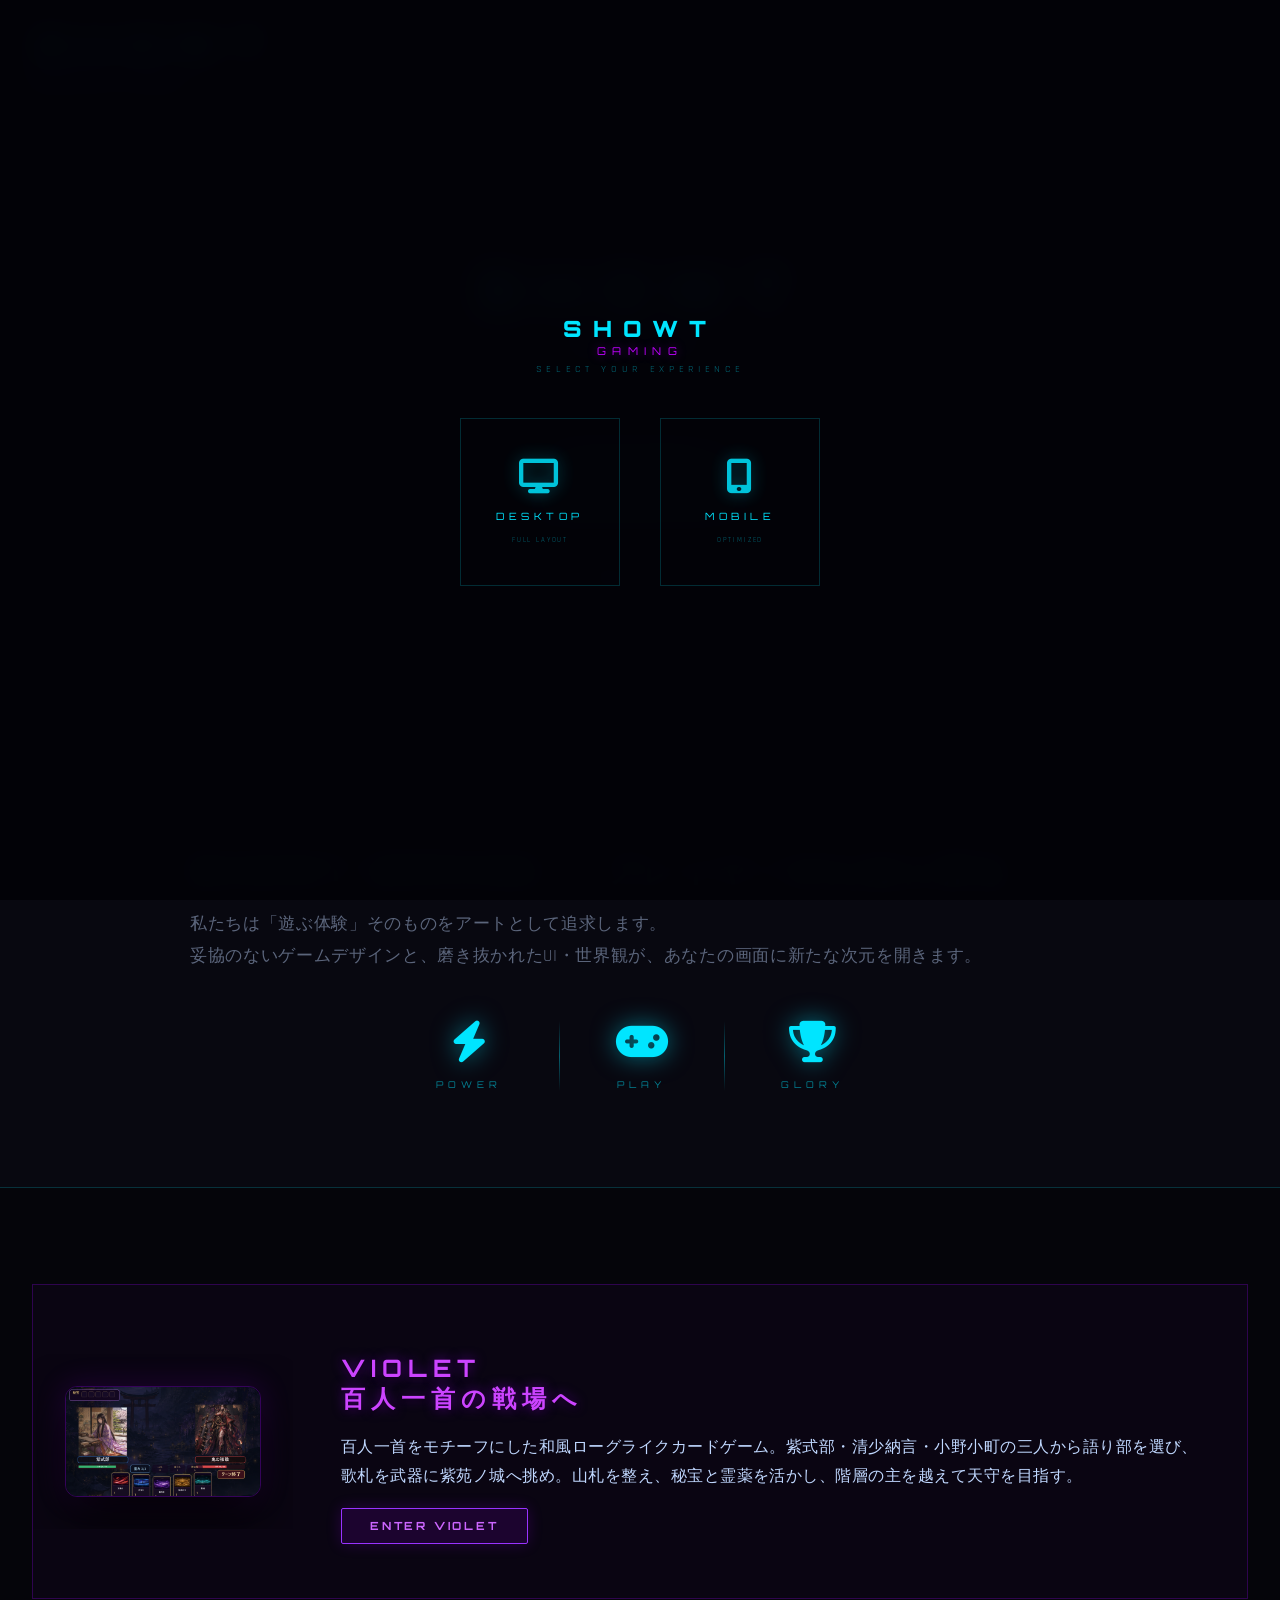
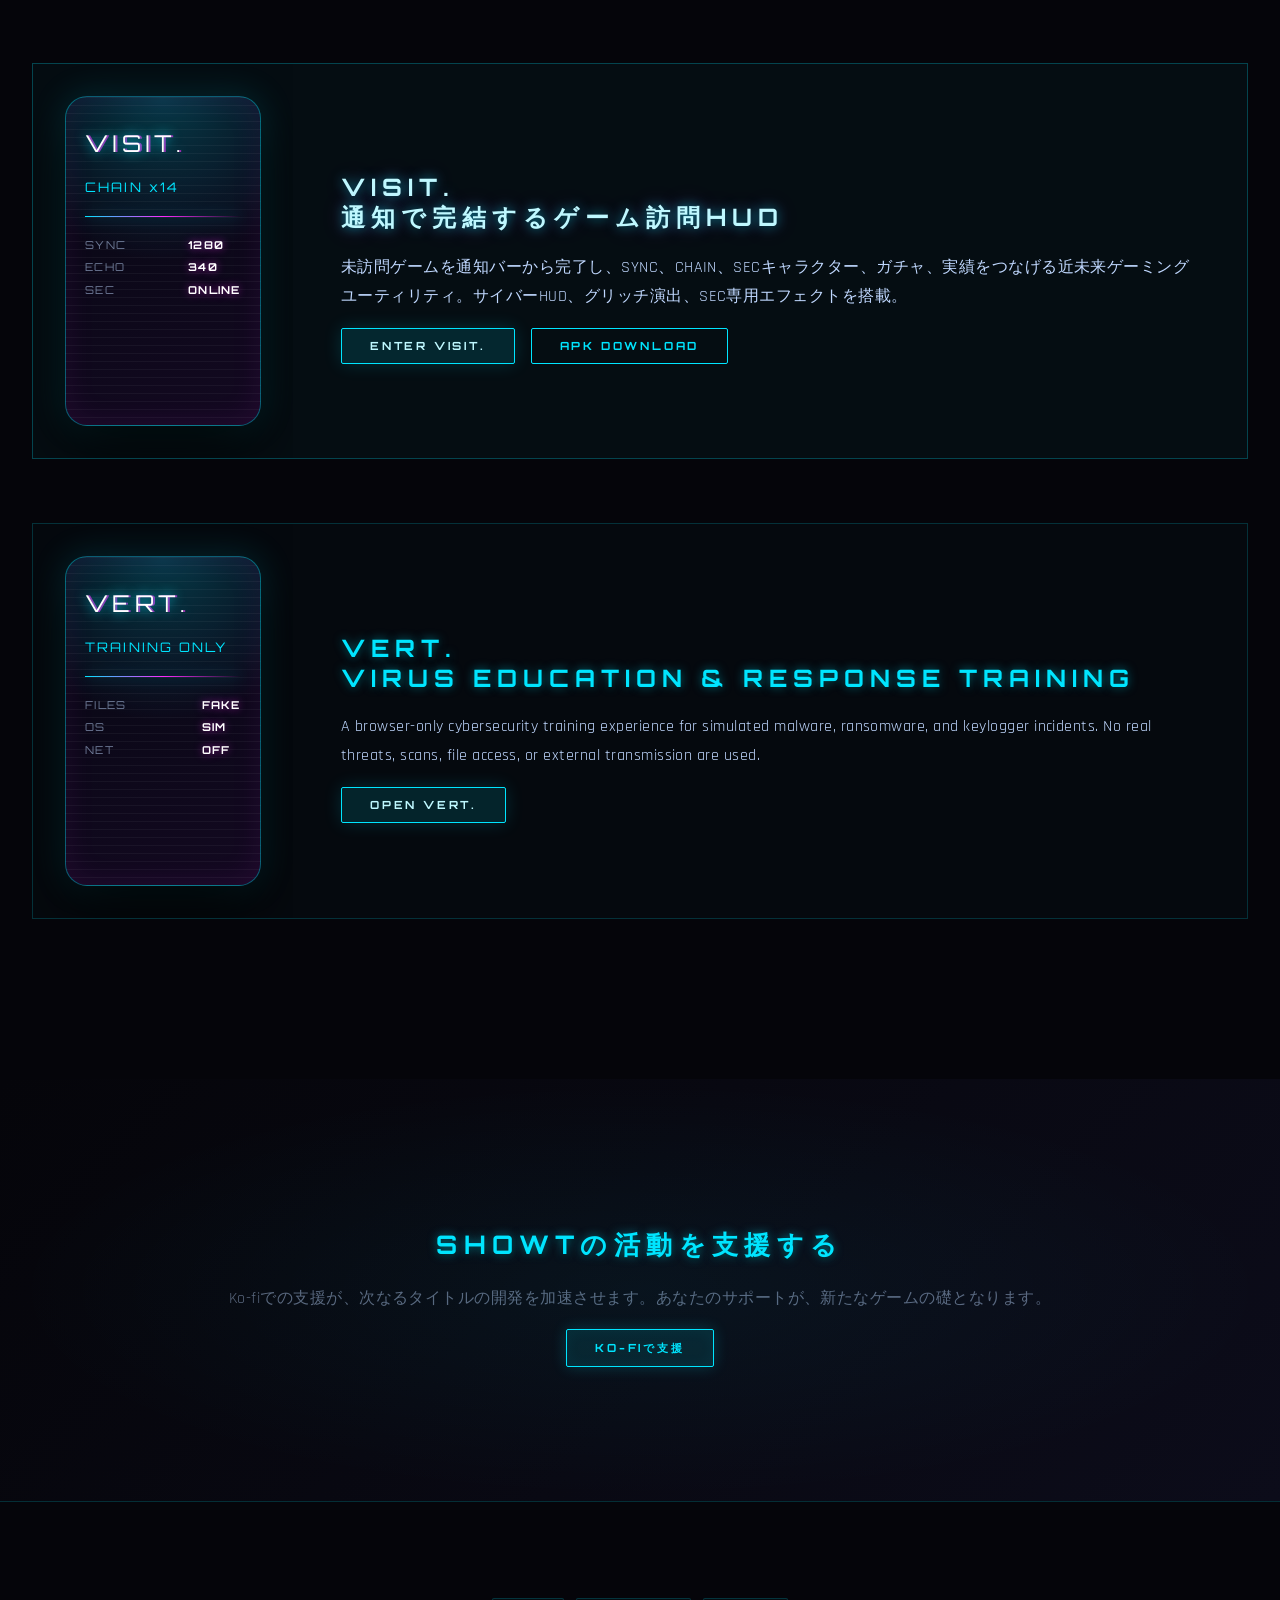
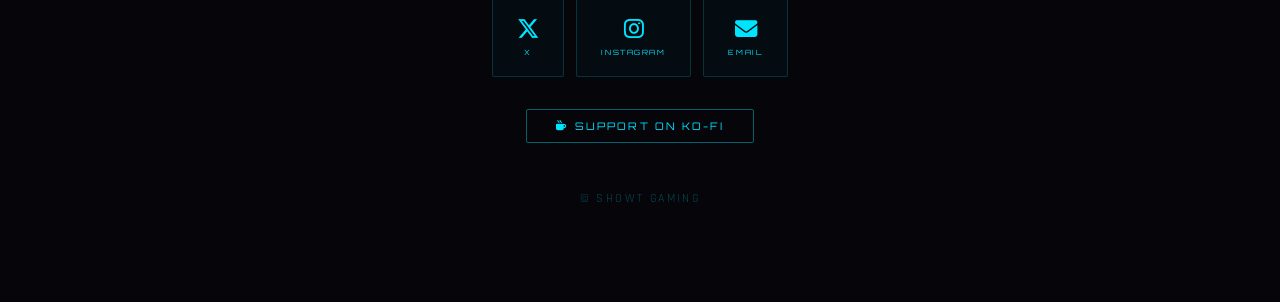
<file: index.html>
<!DOCTYPE HTML>
<html lang="ja">
	<head>
		<title>showT GAMING — Official Site</title>
		<meta charset="utf-8" />
		<meta name="viewport" content="width=device-width, initial-scale=1, user-scalable=no" />
		<meta http-equiv="Cache-Control" content="no-cache, no-store, must-revalidate" />
		<meta http-equiv="Pragma" content="no-cache" />
		<meta name="description" content="showT GAMING — ゲームアプリの公式サイト。VIOLETなど、showTが手掛けるゲームタイトルのダウンロードと紹介。" />
		<link rel="icon" type="image/png" href="images/logo.png" />
		<link rel="stylesheet" href="assets/css/main.css" />
		<link rel="stylesheet" href="https://cdnjs.cloudflare.com/ajax/libs/font-awesome/6.5.1/css/all.min.css" />
		<noscript><link rel="stylesheet" href="assets/css/noscript.css" /></noscript>
	</head>
	<body class="landing is-preload">

		<!-- Device Selector Overlay -->
		<div id="device-selector">
			<div class="ds-inner">
				<div class="ds-logo">
					showT
					<span class="ds-gaming">GAMING</span>
				</div>
				<div class="ds-sub">Select your experience</div>
				<div class="ds-options">
					<button class="ds-btn" onclick="selectDevice('desktop')">
						<i class="fa-solid fa-display"></i>
						<span class="ds-title">Desktop</span>
						<span class="ds-sub2">Full layout</span>
					</button>
					<button class="ds-btn" onclick="selectDevice('mobile')">
						<i class="fa-solid fa-mobile-screen-button"></i>
						<span class="ds-title">Mobile</span>
						<span class="ds-sub2">Optimized</span>
					</button>
				</div>
			</div>
		</div>

		<!-- Switch version button -->
		<button class="ds-switch" onclick="resetDevice()">Switch version</button>

		<!-- Page Wrapper -->
		<div id="page-wrapper">

			<!-- Header -->
			<header id="header" class="alt">
				<div class="header-left">
					<h1>
						<a href="index.html">
							showT
							<span class="gaming-tag">GAMING</span>
						</a>
					</h1>
					<a href="https://showt-pnz.github.io/showt-official-site/" class="site-switch to-official" target="_blank">
						<i class="fa-solid fa-gem"></i>
						<span>Official</span>
					</a>
				</div>
				<nav id="nav">
					<ul>
						<li class="special">
							<a href="#menu" class="menuToggle"><span>Menu</span></a>
							<div id="menu">
								<button id="menu-close">&#215;</button>
								<ul>
									<li><a href="index.html">Home</a></li>
									<li><a href="#one">About</a></li>
									<li><a href="violet.html">VIOLET</a></li>
									<li><a href="visit.html">VISIT.</a></li>
									<li><a href="vert/?v=20260617-vert-dot">VERT.</a></li>
									<li><a href="https://ko-fi.com/showt" target="_blank">Support</a></li>
								</ul>
							</div>
						</li>
					</ul>
				</nav>
			</header>

			<!-- Banner -->
			<section id="banner">
				<div class="inner">
					<h2>
						showT
						<span class="gaming-sub">GAMING</span>
					</h2>
					<p>次世代のゲーム体験を、あなたの手に。</p>
					<ul class="actions special">
						<li><a href="violet.html" class="button primary">Play VIOLET.</a></li>
						<li><a href="visit.html" class="button visit-btn">Download VISIT.</a></li>
						<li><a href="vert/?v=20260617-vert-dot" class="button">Open VERT.</a></li>
					</ul>
				</div>
				<a href="#one" class="more scrolly">Discovery</a>
			</section>

			<!-- About -->
			<section id="one" class="wrapper style1 special">
				<div class="inner">
					<header class="major">
						<h2>showT GAMING — プレイヤーのために作る</h2>
						<p>私たちは「遊ぶ体験」そのものをアートとして追求します。<br />
						妥協のないゲームデザインと、磨き抜かれたUI・世界観が、あなたの画面に新たな次元を開きます。</p>
					</header>
					<div class="pillars">
						<div class="pillar">
							<i class="fa-solid fa-bolt"></i>
							<span class="pillar-label">Power</span>
						</div>
						<div class="pillar-divider"></div>
						<div class="pillar">
							<i class="fa-solid fa-gamepad"></i>
							<span class="pillar-label">Play</span>
						</div>
						<div class="pillar-divider"></div>
						<div class="pillar">
							<i class="fa-solid fa-trophy"></i>
							<span class="pillar-label">Glory</span>
						</div>
					</div>
				</div>
			</section>

			<!-- VIOLET Spotlight -->
			<section id="two" class="wrapper alt style2">
				<section class="spotlight violet-spotlight">
					<div class="image"><img src="images/violet_screenshot.png" alt="VIOLET ゲームスクリーンショット" /></div>
					<div class="content">
						<h2>VIOLET<br />百人一首の戦場へ</h2>
						<p>百人一首をモチーフにした和風ローグライクカードゲーム。紫式部・清少納言・小野小町の三人から語り部を選び、歌札を武器に紫苑ノ城へ挑め。山札を整え、秘宝と霊薬を活かし、階層の主を越えて天守を目指す。</p>
						<ul class="actions">
							<li><a href="violet.html" class="button violet-btn">Enter VIOLET</a></li>
						</ul>
					</div>
				</section>
				<section class="spotlight visit-spotlight">
					<div class="image visit-device">
						<div class="visit-screen-card">
							<div class="visit-screen-logo">VISIT.</div>
							<div class="visit-screen-status">CHAIN x14</div>
							<div class="visit-screen-line"></div>
							<div class="visit-screen-grid">
								<span>SYNC</span><strong>1280</strong>
								<span>ECHO</span><strong>340</strong>
								<span>SEC</span><strong>ONLINE</strong>
							</div>
						</div>
					</div>
					<div class="content">
						<h2>VISIT.<br />通知で完結するゲーム訪問HUD</h2>
						<p>未訪問ゲームを通知バーから完了し、SYNC、CHAIN、SECキャラクター、ガチャ、実績をつなげる近未来ゲーミングユーティリティ。サイバーHUD、グリッチ演出、SEC専用エフェクトを搭載。</p>
						<ul class="actions">
							<li><a href="visit.html" class="button visit-btn">Enter VISIT.</a></li>
							<li><a href="downloads/visit-debug.apk" class="button">APK Download</a></li>
						</ul>
					</div>
				</section>
				<section class="spotlight vert-spotlight">
					<div class="image visit-device">
						<div class="visit-screen-card">
							<div class="visit-screen-logo">VERT.</div>
							<div class="visit-screen-status">TRAINING ONLY</div>
							<div class="visit-screen-line"></div>
							<div class="visit-screen-grid">
								<span>FILES</span><strong>FAKE</strong>
								<span>OS</span><strong>SIM</strong>
								<span>NET</span><strong>OFF</strong>
							</div>
						</div>
					</div>
					<div class="content">
						<h2>VERT.<br />Virus Education & Response Training</h2>
						<p>A browser-only cybersecurity training experience for simulated malware, ransomware, and keylogger incidents. No real threats, scans, file access, or external transmission are used.</p>
						<ul class="actions">
							<li><a href="vert/?v=20260617-vert-dot" class="button visit-btn">Open VERT.</a></li>
						</ul>
					</div>
				</section>
			</section>

			<!-- CTA -->
			<section id="cta" class="wrapper style4">
				<div class="inner">
					<header>
						<h2>showTの活動を支援する</h2>
						<p>Ko-fiでの支援が、次なるタイトルの開発を加速させます。あなたのサポートが、新たなゲームの礎となります。</p>
					</header>
					<ul class="actions stacked">
						<li><a href="https://ko-fi.com/showt" class="button fit primary" target="_blank">Ko-fiで支援</a></li>
					</ul>
				</div>
			</section>

			<!-- Footer -->
			<footer id="footer">
				<div class="social-footer">
					<div class="social-buttons">
						<a href="https://x.com/showT_official" class="social-btn" target="_blank" title="X (Twitter)">
							<i class="fa-brands fa-x-twitter"></i>
							<span>X</span>
						</a>
						<a href="https://www.instagram.com/showt_original/" class="social-btn" target="_blank" title="Instagram">
							<i class="fa-brands fa-instagram"></i>
							<span>Instagram</span>
						</a>
						<a href="mailto:yelan.gyoza@gmail.com" class="social-btn" title="Email">
							<i class="fa-solid fa-envelope"></i>
							<span>Email</span>
						</a>
					</div>
					<a href="https://ko-fi.com/showt" class="kofi-btn" target="_blank">
						<i class="fa-solid fa-mug-hot"></i>
						Support on Ko-fi
					</a>
				</div>
				<ul class="copyright" style="justify-content:center;">
					<li>&copy; showT GAMING</li>
				</ul>
			</footer>

		</div>

		<!-- Scripts -->
		<script src="https://code.jquery.com/jquery-3.6.0.min.js"></script>
		<script>
			function selectDevice(mode) {
				localStorage.setItem('showt-gaming-device', mode);
				document.body.classList.remove('mode-desktop', 'mode-mobile');
				document.body.classList.add('mode-' + mode);
				document.getElementById('device-selector').classList.add('hidden');
			}
			function resetDevice() {
				localStorage.removeItem('showt-gaming-device');
				document.getElementById('device-selector').classList.remove('hidden');
			}
			(function() {
				var saved = localStorage.getItem('showt-gaming-device');
				if (saved) {
					document.body.classList.add('mode-' + saved);
					document.getElementById('device-selector').classList.add('hidden');
				}
			})();

			(function($) {
				$(function() {
					var $window = $(window),
						$body = $('body');
					$body.addClass('is-preload');
					$window.on('load', function() {
						window.setTimeout(function() {
							$body.removeClass('is-preload');
						}, 100);
					});
					$('.menuToggle').on('click', function(event) {
						event.preventDefault();
						$('#menu').toggleClass('visible');
					});
					$('#menu-close').on('click', function() {
						$('#menu').removeClass('visible');
					});
					$('#menu').on('click', 'a', function() {
						$('#menu').removeClass('visible');
					});
				});
			})(jQuery);
		</script>

	</body>
</html>
</file>
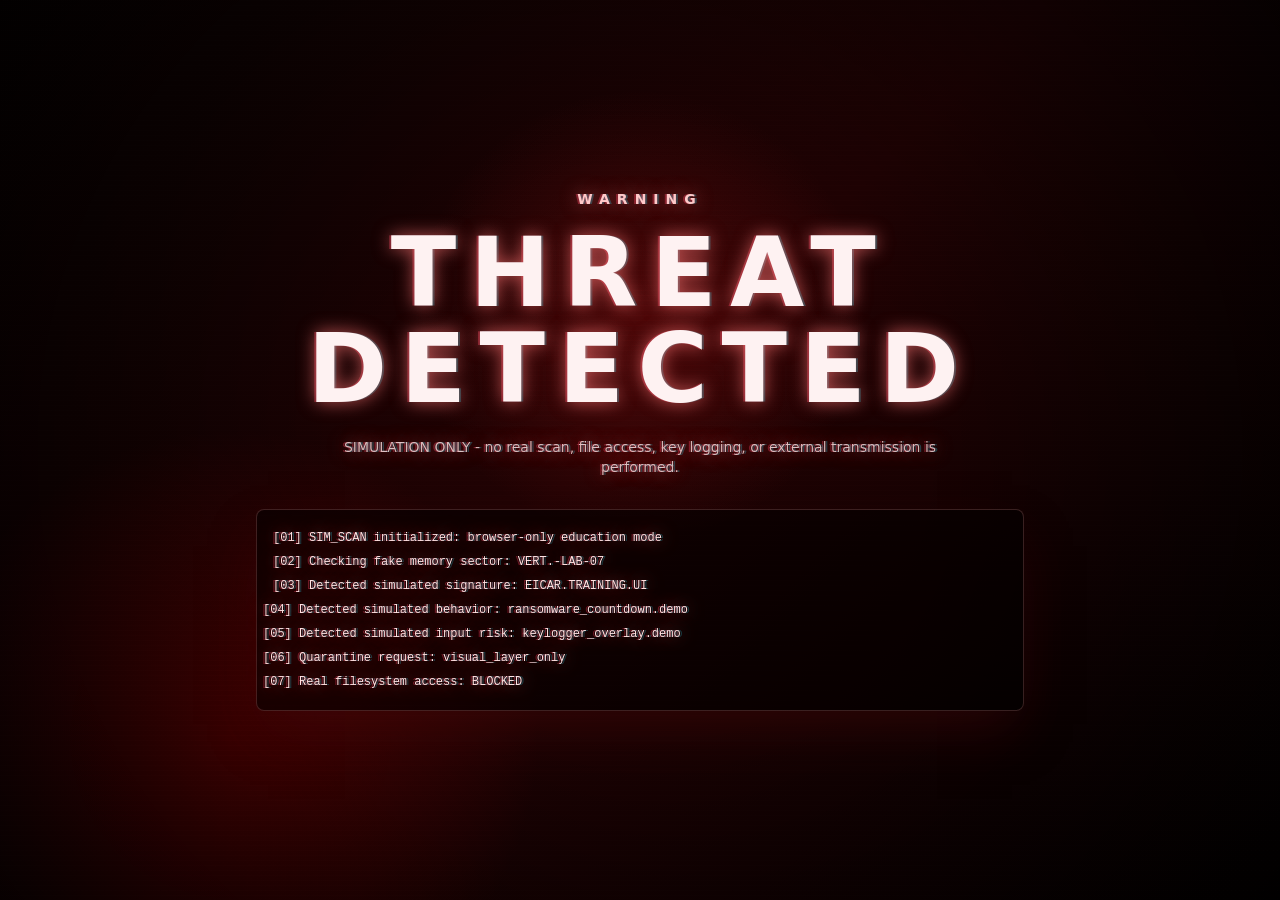
<file: vert/index.html>
<!doctype html>
<html lang="en">
  <head>
    <meta charset="UTF-8" />
    <link rel="icon" type="image/svg+xml" href="./favicon.svg" />
    <meta name="viewport" content="width=device-width, initial-scale=1.0" />
    <meta http-equiv="Cache-Control" content="no-cache, no-store, must-revalidate" />
    <meta http-equiv="Pragma" content="no-cache" />
    <meta http-equiv="Expires" content="0" />
    <title>VERT.</title>
    <script type="module" crossorigin src="./assets/index-BHmZEtyF.js"></script>
    <link rel="stylesheet" crossorigin href="./assets/index-Bez1rBda.css">
  </head>
  <body>
    <div id="root"></div>
  </body>
</html>
</file>
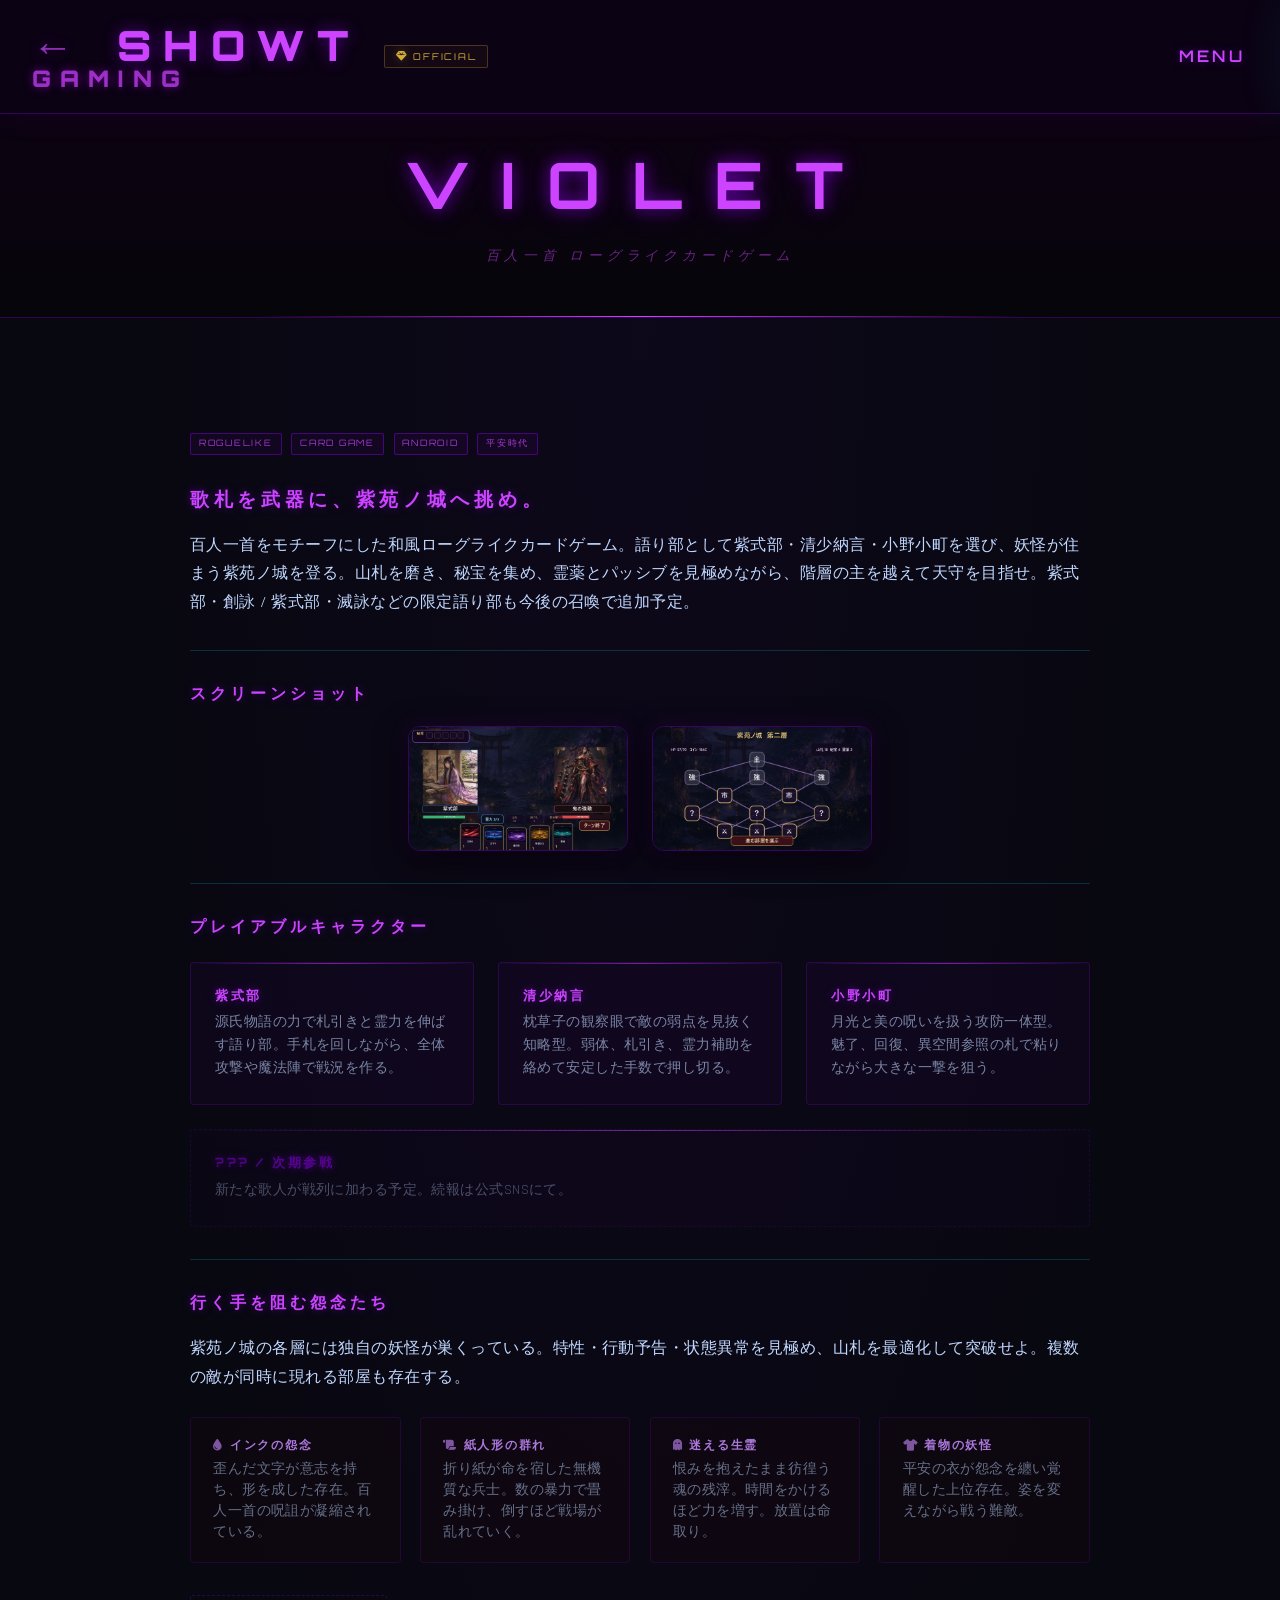
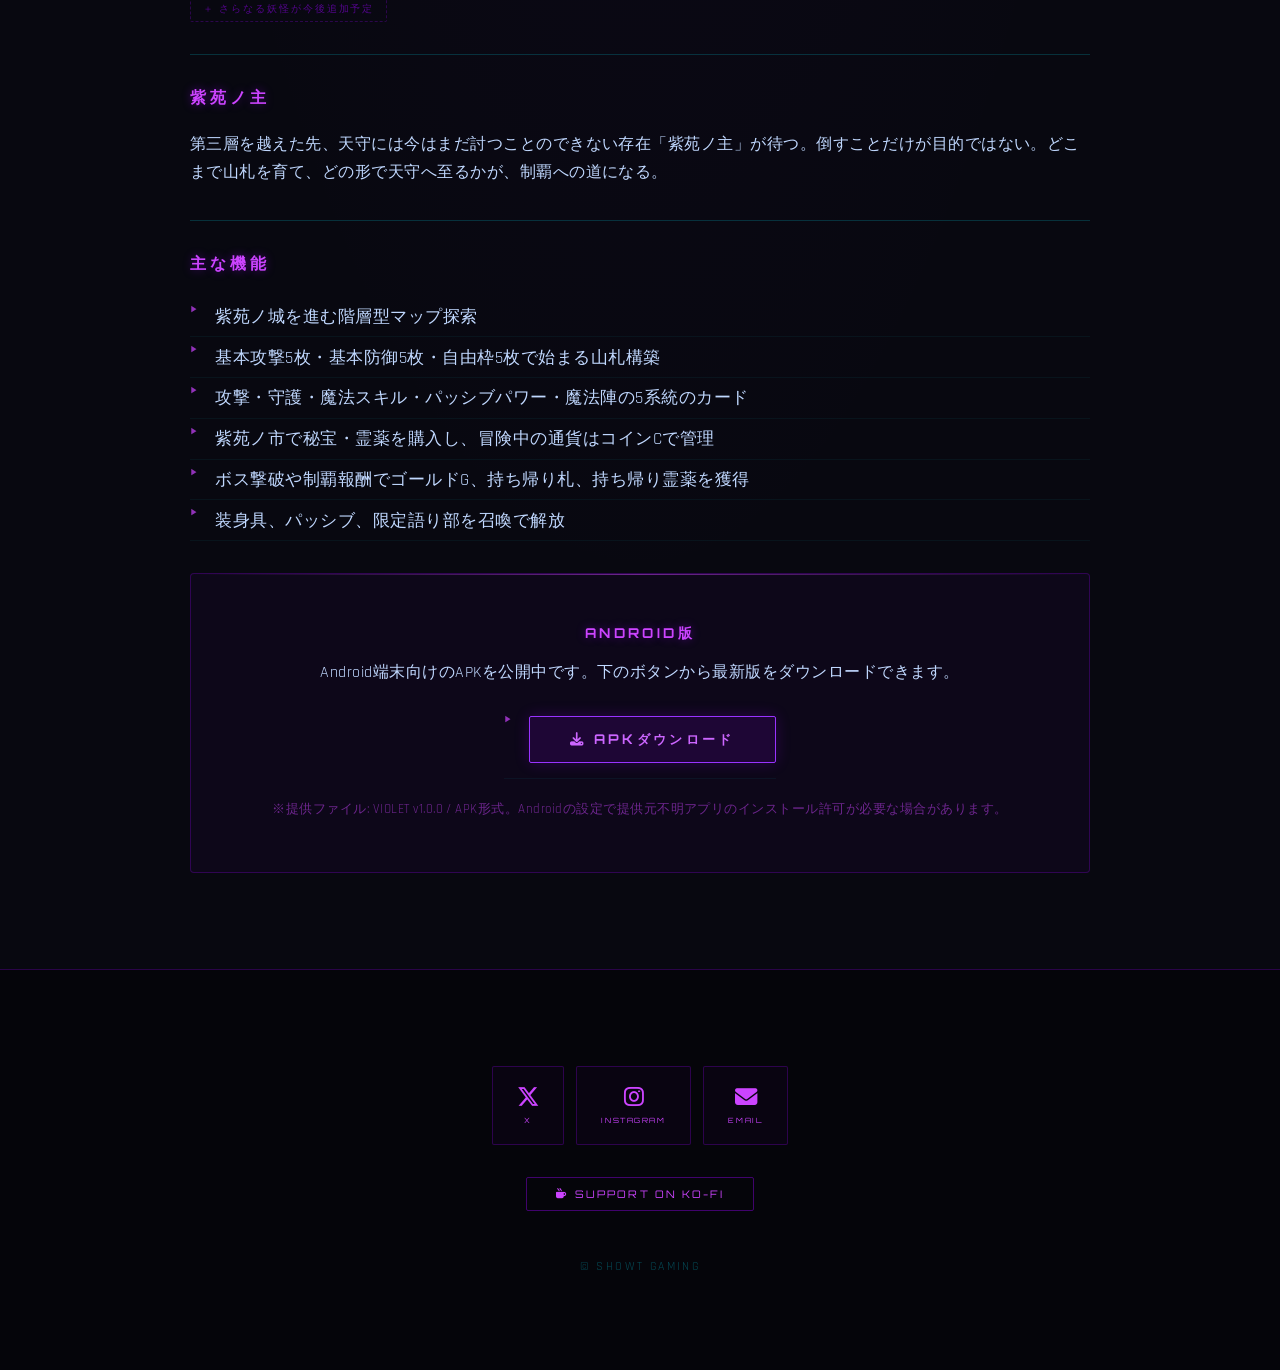
<file: violet.html>
<!DOCTYPE HTML>
<html lang="ja">
	<head>
		<title>VIOLET — showT GAMING</title>
		<meta charset="utf-8" />
		<meta name="viewport" content="width=device-width, initial-scale=1, user-scalable=no" />
		<meta http-equiv="Cache-Control" content="no-cache, no-store, must-revalidate" />
		<meta http-equiv="Pragma" content="no-cache" />
		<meta name="description" content="VIOLET — 百人一首をモチーフにした和風ローグライクカードゲーム。showT GAMINGのAndroidゲームアプリ。" />
		<link rel="icon" type="image/png" href="images/logo.png" />
		<link rel="stylesheet" href="assets/css/main.css" />
		<link rel="stylesheet" href="https://cdnjs.cloudflare.com/ajax/libs/font-awesome/6.5.1/css/all.min.css" />
		<noscript><link rel="stylesheet" href="assets/css/noscript.css" /></noscript>
		<style>
			#header {
				background: rgba(12, 3, 20, 0.97);
				border-bottom: 1px solid rgba(153, 0, 255, 0.3);
				box-shadow: 0 2px 30px rgba(153, 0, 255, 0.08);
			}
			#header h1 a { color: #cc44ff; text-shadow: 0 0 15px rgba(153,0,255,0.5); }
			#header h1 a span.gaming-tag { color: rgba(204, 68, 255, 0.7); }
			.header-back { color: #cc44ff; }
			.header-back:hover { color: #e099ff; }
			.menuToggle { color: #cc44ff !important; text-shadow: 0 0 8px rgba(153,0,255,0.4); }

			#main > header {
				padding-top: 9em;
				background: linear-gradient(180deg, #08020f, #0c0310, #05050a);
				border-bottom: 1px solid rgba(153,0,255,0.3);
			}
			#main > header::after {
				background: linear-gradient(90deg, transparent, #cc44ff, transparent);
			}
			#main > header h2 {
				color: #cc44ff;
				text-shadow: 0 0 15px rgba(153,0,255,0.6), 0 0 30px rgba(153,0,255,0.3), 0 2px 4px rgba(0,0,0,0.9);
				animation: violet-pulse 3s ease-in-out infinite;
			}
			@keyframes violet-pulse {
				0%, 100% { text-shadow: 0 0 10px #cc44ff, 0 0 25px rgba(153,0,255,0.5), 0 0 50px rgba(153,0,255,0.2); }
				50% { text-shadow: 0 0 15px #cc44ff, 0 0 35px rgba(153,0,255,0.7), 0 0 70px rgba(153,0,255,0.3); }
			}
			#main > header p { color: rgba(204,68,255,0.5); }

			.wrapper.style5 {
				background: radial-gradient(ellipse at top, rgba(100,0,180,0.06) 0%, transparent 60%), var(--bg2);
			}
			.wrapper.style5 h1, .wrapper.style5 h2, .wrapper.style5 h3, .wrapper.style5 h4 {
				color: #cc44ff;
				text-shadow: 0 0 10px rgba(153,0,255,0.4);
			}
			.wrapper.style5 ul li::before { color: #cc44ff; }
			hr::after { background: linear-gradient(90deg, transparent, #cc44ff, transparent); }

			.app-screenshots img {
				box-shadow: 0 8px 32px rgba(0,0,0,0.8), 0 0 20px rgba(153,0,255,0.15);
				border-color: rgba(153,0,255,0.3);
			}
			.app-screenshots img:hover {
				box-shadow: 0 12px 40px rgba(0,0,0,0.9), 0 0 30px rgba(153,0,255,0.3);
			}

			#menu { border-left-color: rgba(153,0,255,0.25); }
			#menu li { border-bottom-color: rgba(153,0,255,0.08); }
			#menu a { color: #cc44ff; }
			#menu-close { color: #cc44ff; }
			#menu a:hover { color: #e099ff; text-shadow: 0 0 10px #cc44ff; }

			.social-btn { border-color: rgba(153,0,255,0.25); color: #cc44ff; background: rgba(153,0,255,0.03); }
			.social-btn:hover {
				border-color: #cc44ff;
				color: #e099ff;
				box-shadow: 0 10px 28px rgba(153,0,255,0.15);
				text-shadow: 0 0 8px #cc44ff;
				background: rgba(153,0,255,0.07);
			}
			.kofi-btn { border-color: rgba(153,0,255,0.4); color: #cc44ff; }
			.kofi-btn:hover {
				background: rgba(153,0,255,0.1);
				color: #e099ff;
				border-color: #cc44ff;
				box-shadow: 0 0 28px rgba(153,0,255,0.3);
				text-shadow: 0 0 8px #cc44ff;
			}
			#footer { border-top-color: rgba(153,0,255,0.25); }

			/* Genre tags */
			.genre-tags {
				display: flex;
				gap: 0.6em;
				flex-wrap: wrap;
				margin: 1.2em 0 2em;
			}
			.genre-tag {
				font-family: 'Orbitron', sans-serif;
				font-size: 0.55em;
				letter-spacing: 0.2em;
				padding: 0.4em 0.9em;
				border: 1px solid rgba(153,0,255,0.4);
				color: rgba(204,68,255,0.8);
				border-radius: 2px;
				background: rgba(153,0,255,0.06);
				text-transform: uppercase;
			}

			/* Character cards */
			.char-grid {
				display: flex;
				gap: 1.5em;
				flex-wrap: wrap;
				margin: 1.5em 0 2em;
			}
			.char-card {
				flex: 1 1 220px;
				background: rgba(153,0,255,0.04);
				border: 1px solid rgba(153,0,255,0.2);
				padding: 1.5em;
				border-radius: 4px;
				transition: all 0.3s;
				position: relative;
				overflow: hidden;
			}
			.char-card::before {
				content: '';
				position: absolute;
				top: 0; left: 0; right: 0;
				height: 1px;
				background: linear-gradient(90deg, transparent, #cc44ff, transparent);
				opacity: 0.5;
			}
			.char-card:hover {
				background: rgba(153,0,255,0.07);
				border-color: rgba(153,0,255,0.4);
				box-shadow: 0 0 20px rgba(153,0,255,0.1);
				transform: translateY(-3px);
			}
			.char-card h5 {
				font-family: 'Orbitron', sans-serif;
				color: #cc44ff;
				font-size: 0.8em;
				letter-spacing: 0.2em;
				margin: 0 0 0.5em;
				text-shadow: 0 0 8px rgba(153,0,255,0.4);
			}
			.char-card p {
				font-size: 0.9em;
				color: rgba(192,216,255,0.6);
				line-height: 1.6;
				margin: 0;
			}

			/* Enemy cards */
			.enemy-grid {
				display: flex;
				gap: 1.2em;
				flex-wrap: wrap;
				margin: 1.5em 0 1.5em;
			}
			.enemy-card {
				flex: 1 1 180px;
				background: rgba(80,0,0,0.06);
				border: 1px solid rgba(153,0,255,0.15);
				padding: 1.2em 1.4em;
				border-radius: 4px;
				transition: all 0.3s;
			}
			.enemy-card:hover {
				background: rgba(100,0,50,0.1);
				border-color: rgba(153,0,255,0.3);
				transform: translateY(-2px);
			}
			.enemy-card h5 {
				font-family: 'Orbitron', sans-serif;
				color: rgba(200,140,255,0.85);
				font-size: 0.72em;
				letter-spacing: 0.15em;
				margin: 0 0 0.5em;
			}
			.enemy-card h5 i { margin-right: 0.5em; opacity: 0.7; }
			.enemy-card p {
				font-size: 0.85em;
				color: rgba(192,216,255,0.5);
				line-height: 1.55;
				margin: 0;
			}
			/* Coming soon tag */
			.update-hint {
				font-family: 'Orbitron', sans-serif;
				font-size: 0.6em;
				letter-spacing: 0.2em;
				color: rgba(153,0,255,0.5);
				border: 1px dashed rgba(153,0,255,0.25);
				padding: 0.6em 1.2em;
				display: inline-block;
				margin-top: 0.8em;
				border-radius: 2px;
				text-transform: uppercase;
			}
			.char-card.char-coming {
				background: rgba(153,0,255,0.02);
				border-color: rgba(153,0,255,0.12);
				border-style: dashed;
			}
			.char-card.char-coming h5 { color: rgba(153,0,255,0.45); }
			.char-card.char-coming p { color: rgba(192,216,255,0.35); }

			@media screen and (max-width: 736px) {
				.char-grid { flex-direction: column; }
				.enemy-grid { flex-direction: column; }
				.genre-tags { justify-content: center; }
			}
		</style>
	</head>
	<body class="is-preload">
		<div id="page-wrapper">
			<header id="header">
				<div class="header-left">
					<h1>
						<a href="index.html" class="header-back">&#8592;</a>
						<a href="index.html">
							showT
							<span class="gaming-tag">GAMING</span>
						</a>
					</h1>
					<a href="https://showt-pnz.github.io/showt-official-site/" class="site-switch to-official" target="_blank">
						<i class="fa-solid fa-gem"></i>
						<span>Official</span>
					</a>
				</div>
				<nav id="nav">
					<ul>
						<li class="special">
							<a href="#menu" class="menuToggle"><span>Menu</span></a>
							<div id="menu">
								<button id="menu-close">&#215;</button>
								<ul>
									<li><a href="index.html">Home</a></li>
									<li><a href="violet.html">VIOLET</a></li>
									<li><a href="https://ko-fi.com/showt" target="_blank">Support</a></li>
								</ul>
							</div>
						</li>
					</ul>
				</nav>
			</header>

			<article id="main">
				<header>
					<h2>VIOLET</h2>
					<p>百人一首 ローグライクカードゲーム</p>
				</header>

				<section class="wrapper style5">
					<div class="inner">

						<div class="genre-tags">
							<span class="genre-tag">Roguelike</span>
							<span class="genre-tag">Card Game</span>
							<span class="genre-tag">Android</span>
							<span class="genre-tag">平安時代</span>
						</div>

						<h3>歌札を武器に、紫苑ノ城へ挑め。</h3>
						<p>百人一首をモチーフにした和風ローグライクカードゲーム。語り部として紫式部・清少納言・小野小町を選び、妖怪が住まう紫苑ノ城を登る。山札を磨き、秘宝を集め、霊薬とパッシブを見極めながら、階層の主を越えて天守を目指せ。紫式部・創詠 / 紫式部・滅詠などの限定語り部も今後の召喚で追加予定。</p>

						<hr />

						<h4>スクリーンショット</h4>
						<div class="app-screenshots">
							<img src="images/violet_screenshot.png" alt="VIOLET バトル画面" />
							<img src="images/violet_screenshot2.png" alt="VIOLET マップ画面" />
						</div>

						<hr />

						<h4>プレイアブルキャラクター</h4>
						<div class="char-grid">
							<div class="char-card">
								<h5>紫式部</h5>
								<p>源氏物語の力で札引きと霊力を伸ばす語り部。手札を回しながら、全体攻撃や魔法陣で戦況を作る。</p>
							</div>
							<div class="char-card">
								<h5>清少納言</h5>
								<p>枕草子の観察眼で敵の弱点を見抜く知略型。弱体、札引き、霊力補助を絡めて安定した手数で押し切る。</p>
							</div>
							<div class="char-card">
								<h5>小野小町</h5>
								<p>月光と美の呪いを扱う攻防一体型。魅了、回復、異空間参照の札で粘りながら大きな一撃を狙う。</p>
							</div>
							<div class="char-card char-coming">
								<h5>??? / 次期参戦</h5>
								<p>新たな歌人が戦列に加わる予定。続報は公式SNSにて。</p>
							</div>
						</div>

						<hr />

						<h4>行く手を阻む怨念たち</h4>
						<p>紫苑ノ城の各層には独自の妖怪が巣くっている。特性・行動予告・状態異常を見極め、山札を最適化して突破せよ。複数の敵が同時に現れる部屋も存在する。</p>
						<div class="enemy-grid">
							<div class="enemy-card">
								<h5><i class="fa-solid fa-droplet"></i>インクの怨念</h5>
								<p>歪んだ文字が意志を持ち、形を成した存在。百人一首の呪詛が凝縮されている。</p>
							</div>
							<div class="enemy-card">
								<h5><i class="fa-solid fa-scroll"></i>紙人形の群れ</h5>
								<p>折り紙が命を宿した無機質な兵士。数の暴力で畳み掛け、倒すほど戦場が乱れていく。</p>
							</div>
							<div class="enemy-card">
								<h5><i class="fa-solid fa-ghost"></i>迷える生霊</h5>
								<p>恨みを抱えたまま彷徨う魂の残滓。時間をかけるほど力を増す。放置は命取り。</p>
							</div>
							<div class="enemy-card">
								<h5><i class="fa-solid fa-shirt"></i>着物の妖怪</h5>
								<p>平安の衣が怨念を纏い覚醒した上位存在。姿を変えながら戦う難敵。</p>
							</div>
						</div>
						<span class="update-hint">＋ さらなる妖怪が今後追加予定</span>

						<hr />

						<h4>紫苑ノ主</h4>
						<p>第三層を越えた先、天守には今はまだ討つことのできない存在「紫苑ノ主」が待つ。倒すことだけが目的ではない。どこまで山札を育て、どの形で天守へ至るかが、制覇への道になる。</p>

						<hr />

						<h4>主な機能</h4>
						<ul>
							<li>紫苑ノ城を進む階層型マップ探索</li>
							<li>基本攻撃5枚・基本防御5枚・自由枠5枚で始まる山札構築</li>
							<li>攻撃・守護・魔法スキル・パッシブパワー・魔法陣の5系統のカード</li>
							<li>紫苑ノ市で秘宝・霊薬を購入し、冒険中の通貨はコインCで管理</li>
							<li>ボス撃破や制覇報酬でゴールドG、持ち帰り札、持ち帰り霊薬を獲得</li>
							<li>装身具、パッシブ、限定語り部を召喚で解放</li>
						</ul>

						<div class="download-box violet-box" style="margin-top:2em;">
							<h4>Android版</h4>
							<p>Android端末向けのAPKを公開中です。下のボタンから最新版をダウンロードできます。</p>
							<ul class="actions special" style="justify-content:center; display:flex; margin-top:1.2em;">
								<li>
									<a class="button violet-btn large" href="https://github.com/showT-pnz/showt-gaming-official-site/releases/download/violet-v1.0.0/violet-v1.0.0-mono.apk">
										<i class="fa-solid fa-download" style="margin-right:0.5em;"></i>APKダウンロード
									</a>
								</li>
							</ul>
							<p style="margin-top:1em;"><small style="color:rgba(204,68,255,0.5);">※提供ファイル: VIOLET v1.0.0 / APK形式。Androidの設定で提供元不明アプリのインストール許可が必要な場合があります。</small></p>
						</div>

					</div>
				</section>
			</article>

			<footer id="footer">
				<div class="social-footer">
					<div class="social-buttons">
						<a href="https://x.com/showT_official" class="social-btn" target="_blank" title="X (Twitter)">
							<i class="fa-brands fa-x-twitter"></i>
							<span>X</span>
						</a>
						<a href="https://www.instagram.com/showt_original/" class="social-btn" target="_blank" title="Instagram">
							<i class="fa-brands fa-instagram"></i>
							<span>Instagram</span>
						</a>
						<a href="mailto:yelan.gyoza@gmail.com" class="social-btn" title="Email">
							<i class="fa-solid fa-envelope"></i>
							<span>Email</span>
						</a>
					</div>
					<a href="https://ko-fi.com/showt" class="kofi-btn" target="_blank">
						<i class="fa-solid fa-mug-hot"></i>
						Support on Ko-fi
					</a>
				</div>
				<ul class="copyright" style="justify-content:center;">
					<li>&copy; showT GAMING</li>
				</ul>
			</footer>
		</div>

		<script src="https://code.jquery.com/jquery-3.6.0.min.js"></script>
		<script>
			(function($) {
				$(function() {
					var $window = $(window),
						$body = $('body');
					$body.addClass('is-preload');
					$window.on('load', function() {
						window.setTimeout(function() {
							$body.removeClass('is-preload');
						}, 100);
					});
					$('.menuToggle').on('click', function(event) {
						event.preventDefault();
						$('#menu').toggleClass('visible');
					});
					$('#menu-close').on('click', function() {
						$('#menu').removeClass('visible');
					});
					$('#menu').on('click', 'a', function() {
						$('#menu').removeClass('visible');
					});
					var mode = localStorage.getItem('showt-gaming-device');
					if (mode) $body.addClass('mode-' + mode);
				});
			})(jQuery);
		</script>
	</body>
</html>
</file>
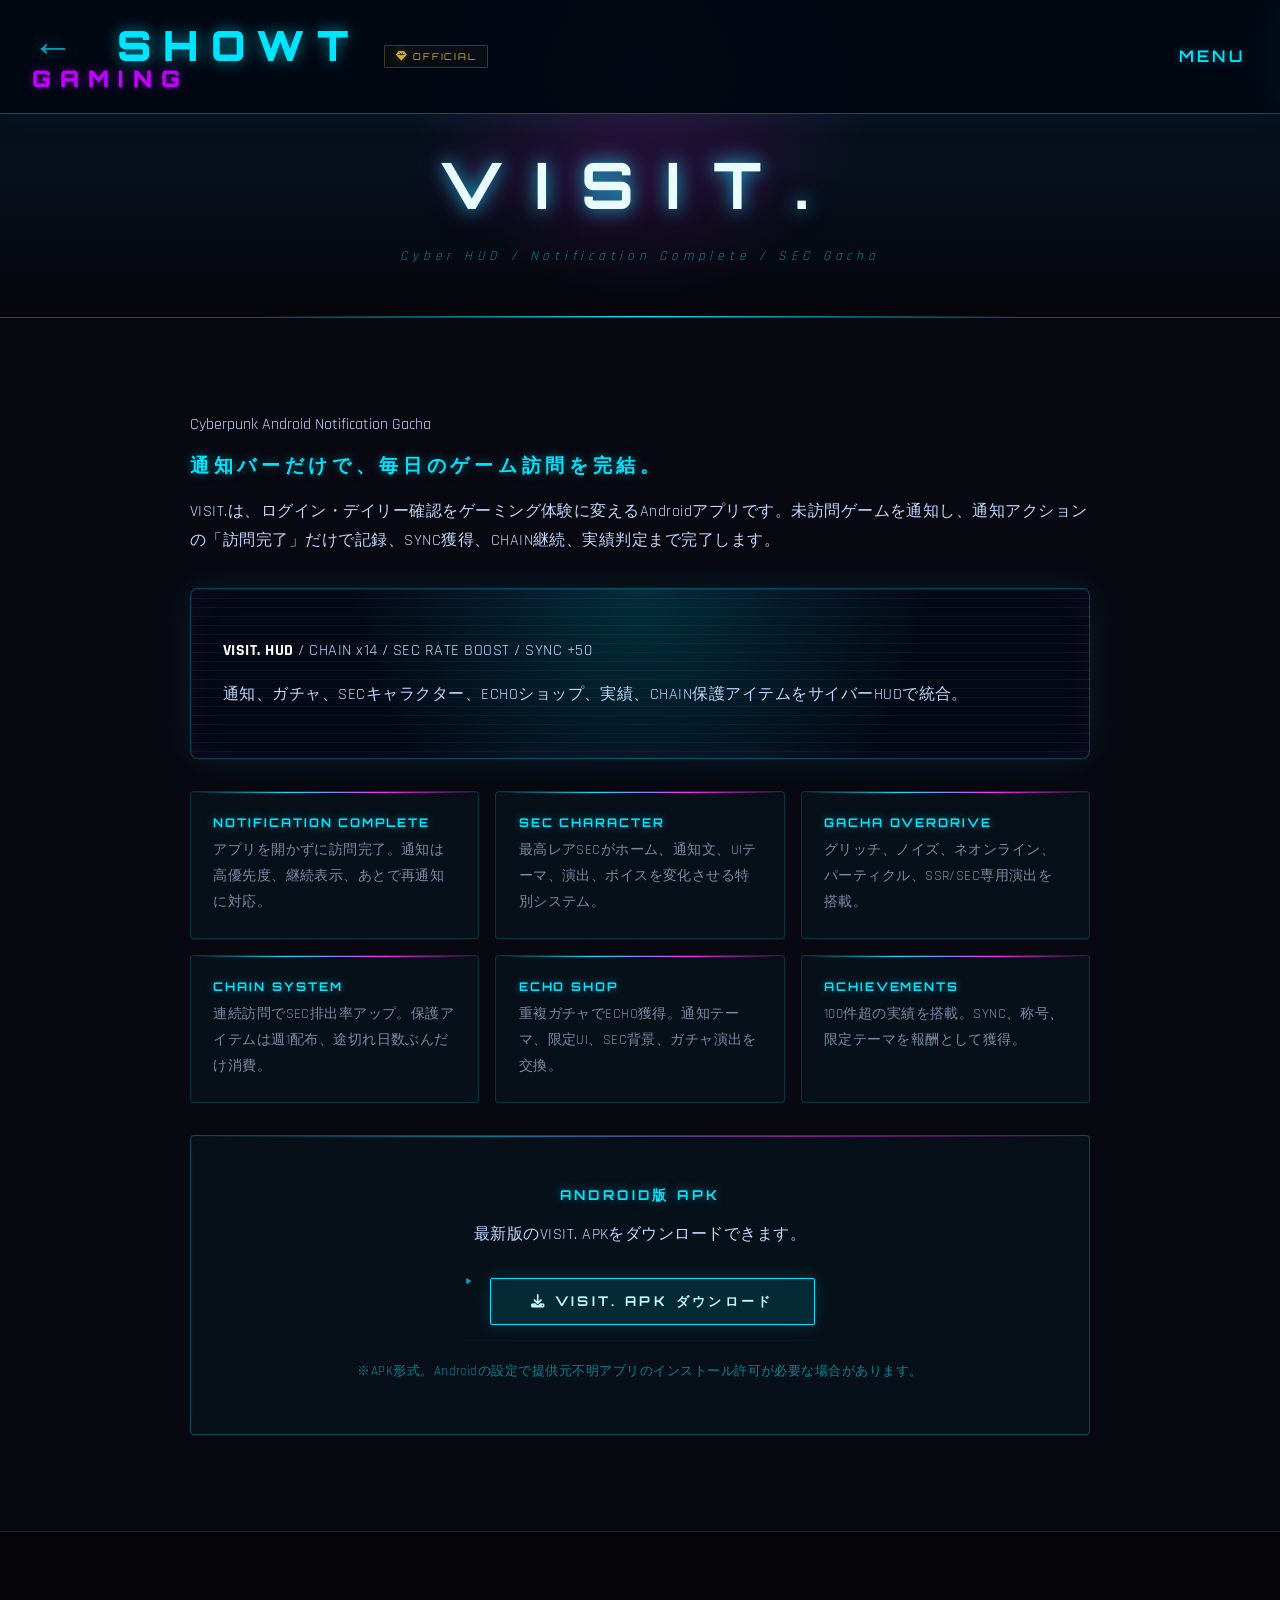
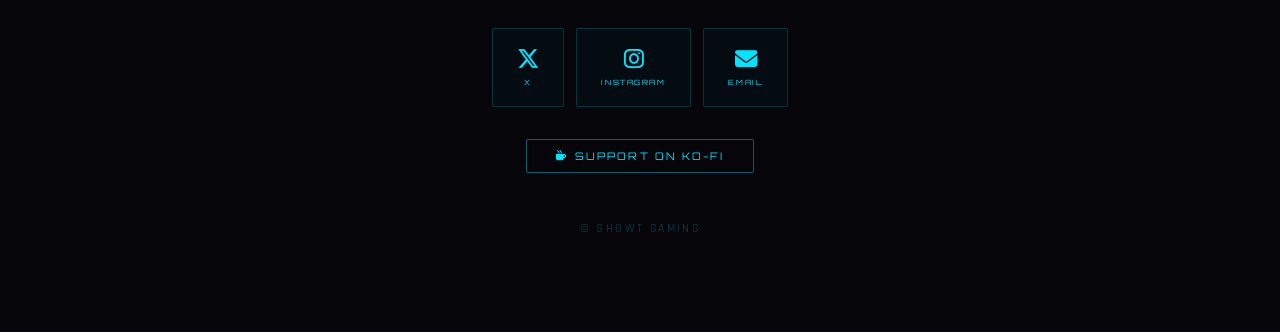
<file: visit.html>
<!DOCTYPE HTML>
<html lang="ja">
	<head>
		<title>VISIT. — showT GAMING</title>
		<meta charset="utf-8" />
		<meta name="viewport" content="width=device-width, initial-scale=1, user-scalable=no" />
		<meta http-equiv="Cache-Control" content="no-cache, no-store, must-revalidate" />
		<meta http-equiv="Pragma" content="no-cache" />
		<meta name="description" content="VISIT. — 通知だけでゲーム訪問を完結するサイバーHUDアプリ。SYNC、ECHO、CHAIN、SEC、ガチャ、実績を搭載。" />
		<link rel="icon" type="image/png" href="images/logo.png" />
		<link rel="stylesheet" href="assets/css/main.css" />
		<link rel="stylesheet" href="https://cdnjs.cloudflare.com/ajax/libs/font-awesome/6.5.1/css/all.min.css" />
		<noscript><link rel="stylesheet" href="assets/css/noscript.css" /></noscript>
		<style>
			#header {
				background: rgba(2, 8, 18, 0.97);
				border-bottom: 1px solid rgba(0, 229, 255, 0.35);
				box-shadow: 0 2px 30px rgba(0, 229, 255, 0.08);
			}
			#main > header {
				padding-top: 9em;
				background:
					radial-gradient(circle at 50% 20%, rgba(255, 42, 253, 0.16), transparent 34%),
					linear-gradient(180deg, #030714, #07101d 52%, #05050a);
				border-bottom: 1px solid rgba(0, 229, 255, 0.35);
			}
			#main > header h2 {
				color: #eafbff;
				text-shadow: 0 0 18px rgba(0, 229, 255, 0.8), 0 0 34px rgba(255, 42, 253, 0.35);
				animation: visit-glitch 2.6s steps(2, end) infinite;
			}
			@keyframes visit-glitch {
				0%, 88%, 100% { transform: translateX(0); }
				90% { transform: translateX(2px); }
				92% { transform: translateX(-2px); }
				94% { transform: translateX(1px); }
			}
			.visit-feature-grid {
				display: grid;
				grid-template-columns: repeat(3, minmax(0, 1fr));
				gap: 1em;
				margin: 1.5em 0 2em;
			}
			.visit-feature {
				background: rgba(0, 229, 255, 0.035);
				border: 1px solid rgba(0, 229, 255, 0.18);
				border-radius: 4px;
				padding: 1.4em;
				position: relative;
				overflow: hidden;
			}
			.visit-feature::before {
				content: '';
				position: absolute;
				top: 0; left: 0; right: 0;
				height: 1px;
				background: linear-gradient(90deg, transparent, #00e5ff, #ff2afd, transparent);
			}
			.visit-feature h5 {
				color: #00e5ff;
				font-family: 'Orbitron', sans-serif;
				font-size: 0.75em;
				letter-spacing: 0.16em;
				margin: 0 0 0.7em;
				text-shadow: 0 0 10px rgba(0, 229, 255, 0.45);
			}
			.visit-feature p {
				color: rgba(192, 216, 255, 0.62);
				font-size: 0.9em;
				margin: 0;
			}
			.visit-terminal {
				background:
					linear-gradient(rgba(255,255,255,0.04) 1px, transparent 1px),
					radial-gradient(circle at 50% 0%, rgba(0,229,255,0.16), transparent 60%),
					rgba(4, 10, 22, 0.92);
				background-size: 100% 9px, auto, auto;
				border: 1px solid rgba(0, 229, 255, 0.28);
				border-radius: 8px;
				box-shadow: 0 0 36px rgba(0, 229, 255, 0.1), inset 0 0 36px rgba(255, 42, 253, 0.05);
				padding: 2em;
				margin: 2em 0;
			}
			.visit-terminal strong { color: #fff; }
			.download-box.visit-box {
				background: rgba(0, 229, 255, 0.04);
				border-color: rgba(0, 229, 255, 0.28);
			}
			.download-box.visit-box::before {
				background: linear-gradient(90deg, transparent, #00e5ff, #ff2afd, transparent);
			}
			@media screen and (max-width: 736px) {
				.visit-feature-grid { grid-template-columns: 1fr; }
			}
		</style>
	</head>
	<body class="is-preload">
		<div id="page-wrapper">
			<header id="header">
				<div class="header-left">
					<h1>
						<a href="index.html" class="header-back">&#8592;</a>
						<a href="index.html">
							showT
							<span class="gaming-tag">GAMING</span>
						</a>
					</h1>
					<a href="https://showt-pnz.github.io/showt-official-site/" class="site-switch to-official" target="_blank">
						<i class="fa-solid fa-gem"></i>
						<span>Official</span>
					</a>
				</div>
				<nav id="nav">
					<ul>
						<li class="special">
							<a href="#menu" class="menuToggle"><span>Menu</span></a>
							<div id="menu">
								<button id="menu-close">&#215;</button>
								<ul>
									<li><a href="index.html">Home</a></li>
									<li><a href="violet.html">VIOLET</a></li>
									<li><a href="visit.html">VISIT.</a></li>
									<li><a href="https://ko-fi.com/showt" target="_blank">Support</a></li>
								</ul>
							</div>
						</li>
					</ul>
				</nav>
			</header>

			<article id="main">
				<header>
					<h2>VISIT.</h2>
					<p>Cyber HUD / Notification Complete / SEC Gacha</p>
				</header>

				<section class="wrapper style5">
					<div class="inner">
						<div class="genre-tags">
							<span class="genre-tag">Cyberpunk</span>
							<span class="genre-tag">Android</span>
							<span class="genre-tag">Notification</span>
							<span class="genre-tag">Gacha</span>
						</div>

						<h3>通知バーだけで、毎日のゲーム訪問を完結。</h3>
						<p>VISIT.は、ログイン・デイリー確認をゲーミング体験に変えるAndroidアプリです。未訪問ゲームを通知し、通知アクションの「訪問完了」だけで記録、SYNC獲得、CHAIN継続、実績判定まで完了します。</p>

						<div class="visit-terminal">
							<p><strong>VISIT. HUD</strong> / CHAIN x14 / SEC RATE BOOST / SYNC +50</p>
							<p>通知、ガチャ、SECキャラクター、ECHOショップ、実績、CHAIN保護アイテムをサイバーHUDで統合。</p>
						</div>

						<div class="visit-feature-grid">
							<div class="visit-feature">
								<h5>NOTIFICATION COMPLETE</h5>
								<p>アプリを開かずに訪問完了。通知は高優先度、継続表示、あとで再通知に対応。</p>
							</div>
							<div class="visit-feature">
								<h5>SEC CHARACTER</h5>
								<p>最高レアSECがホーム、通知文、UIテーマ、演出、ボイスを変化させる特別システム。</p>
							</div>
							<div class="visit-feature">
								<h5>GACHA OVERDRIVE</h5>
								<p>グリッチ、ノイズ、ネオンライン、パーティクル、SSR/SEC専用演出を搭載。</p>
							</div>
							<div class="visit-feature">
								<h5>CHAIN SYSTEM</h5>
								<p>連続訪問でSEC排出率アップ。保護アイテムは週1配布、途切れ日数ぶんだけ消費。</p>
							</div>
							<div class="visit-feature">
								<h5>ECHO SHOP</h5>
								<p>重複ガチャでECHO獲得。通知テーマ、限定UI、SEC背景、ガチャ演出を交換。</p>
							</div>
							<div class="visit-feature">
								<h5>ACHIEVEMENTS</h5>
								<p>100件超の実績を搭載。SYNC、称号、限定テーマを報酬として獲得。</p>
							</div>
						</div>

						<div class="download-box visit-box">
							<h4>Android版 APK</h4>
							<p>最新版のVISIT. APKをダウンロードできます。</p>
							<ul class="actions special" style="justify-content:center; display:flex; margin-top:1.2em;">
								<li>
									<a class="button visit-btn large" href="downloads/visit-debug.apk" download>
										<i class="fa-solid fa-download" style="margin-right:0.5em;"></i>VISIT. APK ダウンロード
									</a>
								</li>
							</ul>
							<p style="margin-top:1em;"><small style="color:rgba(0,229,255,0.55);">※APK形式。Androidの設定で提供元不明アプリのインストール許可が必要な場合があります。</small></p>
						</div>
					</div>
				</section>
			</article>

			<footer id="footer">
				<div class="social-footer">
					<div class="social-buttons">
						<a href="https://x.com/showT_official" class="social-btn" target="_blank" title="X (Twitter)">
							<i class="fa-brands fa-x-twitter"></i>
							<span>X</span>
						</a>
						<a href="https://www.instagram.com/showt_original/" class="social-btn" target="_blank" title="Instagram">
							<i class="fa-brands fa-instagram"></i>
							<span>Instagram</span>
						</a>
						<a href="mailto:yelan.gyoza@gmail.com" class="social-btn" title="Email">
							<i class="fa-solid fa-envelope"></i>
							<span>Email</span>
						</a>
					</div>
					<a href="https://ko-fi.com/showt" class="kofi-btn" target="_blank">
						<i class="fa-solid fa-mug-hot"></i>
						Support on Ko-fi
					</a>
				</div>
				<ul class="copyright" style="justify-content:center;">
					<li>&copy; showT GAMING</li>
				</ul>
			</footer>
		</div>

		<script src="https://code.jquery.com/jquery-3.6.0.min.js"></script>
		<script>
			(function($) {
				$(function() {
					var $window = $(window),
						$body = $('body');
					$body.addClass('is-preload');
					$window.on('load', function() {
						window.setTimeout(function() {
							$body.removeClass('is-preload');
						}, 100);
					});
					$('.menuToggle').on('click', function(event) {
						event.preventDefault();
						$('#menu').toggleClass('visible');
					});
					$('#menu-close').on('click', function() {
						$('#menu').removeClass('visible');
					});
					$('#menu').on('click', 'a', function() {
						$('#menu').removeClass('visible');
					});
					var mode = localStorage.getItem('showt-gaming-device');
					if (mode) $body.addClass('mode-' + mode);
				});
			})(jQuery);
		</script>
	</body>
</html>
</file>
<file: assets/css/main.css>
/* SHOWT GAMING — Neon Gaming Theme */
@import url('https://fonts.googleapis.com/css2?family=Orbitron:wght@400;700;900&family=Rajdhani:wght@300;400;500;600;700&display=swap');

*, *::before, *::after { box-sizing: border-box; }

:root {
    --neon: #00e5ff;
    --neon2: #bf00ff;
    --neon3: #00ff8c;
    --neon4: #ff0066;
    --bg: #05050a;
    --bg2: #080810;
    --bg3: #0c0c1a;
    --text: #c0d8ff;
    --text-dim: rgba(192, 216, 255, 0.45);
    --border: rgba(0, 229, 255, 0.18);
    --border2: rgba(191, 0, 255, 0.22);
    --glow: rgba(0, 229, 255, 0.12);
    --glow-strong: rgba(0, 229, 255, 0.35);
    --glow2: rgba(191, 0, 255, 0.15);
}

@keyframes neon-pulse {
    0%, 100% { text-shadow: 0 0 8px var(--neon), 0 0 20px rgba(0,229,255,0.4), 0 0 40px rgba(0,229,255,0.2); }
    50% { text-shadow: 0 0 12px var(--neon), 0 0 30px rgba(0,229,255,0.6), 0 0 60px rgba(0,229,255,0.3); }
}

@keyframes border-glow {
    0%, 100% { box-shadow: 0 0 10px var(--glow), inset 0 0 10px rgba(0,229,255,0.03); }
    50% { box-shadow: 0 0 20px var(--glow-strong), inset 0 0 15px rgba(0,229,255,0.06); }
}

@keyframes scan {
    0% { top: -10%; }
    100% { top: 110%; }
}

@keyframes flicker-in {
    0% { opacity: 0; transform: translateY(20px); }
    60% { opacity: 0.8; }
    80% { opacity: 0.6; }
    100% { opacity: 1; transform: translateY(0); }
}

@keyframes grid-pan {
    0% { background-position: 0 0, 0 0; }
    100% { background-position: 60px 60px, 60px 60px; }
}

@keyframes holo-shift {
    0% { background-position: 0% 50%; }
    50% { background-position: 100% 50%; }
    100% { background-position: 0% 50%; }
}

/* ── Base ── */
body {
    margin: 0;
    padding: 0;
    overflow-x: hidden;
    background: var(--bg);
    color: var(--text);
    font-family: 'Rajdhani', 'Optima', 'Georgia', sans-serif;
    font-weight: 400;
    background-image:
        linear-gradient(rgba(0,229,255,0.022) 1px, transparent 1px),
        linear-gradient(90deg, rgba(0,229,255,0.022) 1px, transparent 1px);
    background-size: 60px 60px;
    animation: grid-pan 20s linear infinite;
}

html, #page-wrapper { overflow-x: hidden; }

a { color: var(--neon); text-decoration: none; transition: 0.3s; }
a:hover { color: #80f4ff; text-shadow: 0 0 12px var(--neon); }

h1, h2, h3, h4 {
    font-family: 'Orbitron', 'Optima', sans-serif;
    color: var(--neon);
    font-weight: 700;
    text-transform: uppercase;
    letter-spacing: 0.25em;
    text-shadow: 0 0 10px rgba(0,229,255,0.5), 0 2px 4px rgba(0,0,0,0.8);
}

p { line-height: 1.8; color: var(--text); font-weight: 400; letter-spacing: 0.03em; }

/* ── Header ── */
#header {
    padding: 1.2em 2em;
    position: fixed;
    top: 0;
    width: 100%;
    z-index: 1000;
    display: flex;
    justify-content: space-between;
    align-items: center;
    background: rgba(5, 5, 10, 0.95);
    border-bottom: 1px solid var(--border);
    box-shadow: 0 2px 30px rgba(0,229,255,0.08);
    backdrop-filter: blur(10px);
}
#header h1 a {
    font-family: 'Orbitron', sans-serif;
    font-size: 1.3em;
    letter-spacing: 0.3em;
    color: var(--neon);
    font-weight: 900;
    text-shadow: 0 0 15px rgba(0,229,255,0.6);
}
#header h1 a span.gaming-tag {
    font-size: 0.55em;
    color: var(--neon2);
    letter-spacing: 0.4em;
    display: block;
    text-shadow: 0 0 10px rgba(191,0,255,0.5);
    margin-top: -0.3em;
}

.menuToggle {
    color: var(--neon) !important;
    display: inline-flex;
    align-items: center;
    min-height: 44px;
    padding: 0.45em 0.2em;
    font-size: 1em;
    font-weight: 600;
    font-family: 'Orbitron', sans-serif;
    letter-spacing: 0.2em;
    text-transform: uppercase;
    line-height: 1;
    touch-action: manipulation;
    text-shadow: 0 0 8px rgba(0,229,255,0.4);
}
.menuToggle span { display: inline-block; }

/* ── Banner ── */
#banner {
    padding: 13em 2em 8em;
    text-align: center;
    background-color: var(--bg);
    background-image:
        linear-gradient(rgba(0,229,255,0.03) 1px, transparent 1px),
        linear-gradient(90deg, rgba(0,229,255,0.03) 1px, transparent 1px),
        radial-gradient(ellipse at 50% 60%, rgba(0,229,255,0.06) 0%, transparent 70%),
        radial-gradient(ellipse at 20% 30%, rgba(191,0,255,0.05) 0%, transparent 50%);
    background-size: 40px 40px, 40px 40px, 100% 100%, 100% 100%;
    border-bottom: 1px solid var(--border);
    position: relative;
    overflow: hidden;
}
#banner::before {
    content: '';
    position: absolute;
    width: 100%;
    height: 3px;
    background: linear-gradient(90deg, transparent, var(--neon), var(--neon2), var(--neon), transparent);
    top: -10%;
    animation: scan 6s linear infinite;
    opacity: 0.15;
    pointer-events: none;
}
#banner::after {
    content: '';
    position: absolute;
    inset: 0;
    background: repeating-linear-gradient(
        0deg,
        rgba(0,0,0,0) 0px,
        rgba(0,0,0,0) 3px,
        rgba(0,0,5,0.06) 3px,
        rgba(0,0,5,0.06) 4px
    );
    pointer-events: none;
}
#banner .inner { position: relative; z-index: 1; }
#banner h2 {
    font-family: 'Orbitron', sans-serif;
    font-size: 3.5em;
    margin-bottom: 0.15em;
    font-weight: 900;
    letter-spacing: 0.3em;
    animation: neon-pulse 3s ease-in-out infinite;
}
#banner h2 span.gaming-sub {
    display: block;
    font-size: 0.32em;
    color: var(--neon2);
    letter-spacing: 0.6em;
    font-weight: 400;
    text-shadow: 0 0 12px rgba(191,0,255,0.6), 0 0 25px rgba(191,0,255,0.3);
    margin-top: 0.4em;
    animation: none;
}
#banner > .inner > p {
    font-family: 'Rajdhani', sans-serif;
    color: rgba(0,229,255,0.7);
    letter-spacing: 0.25em;
    font-style: italic;
    font-size: 1.05em;
    font-weight: 500;
    margin-bottom: 2.5em;
}

/* ── Wrapper sections ── */
.wrapper { padding: 6em 2em; }
.style1 {
    background: var(--bg2);
    border-top: 1px solid var(--border);
    border-bottom: 1px solid var(--border);
}
.style2 { background: var(--bg); }
.style3 { background: var(--bg2); }
.style4 {
    background: linear-gradient(135deg, var(--bg) 0%, var(--bg3) 100%);
    padding: 8em 2em;
    text-align: center;
    position: relative;
    overflow: hidden;
}
.style4::before {
    content: '';
    position: absolute;
    inset: 0;
    background: radial-gradient(ellipse at center, rgba(0,229,255,0.05) 0%, transparent 70%);
    pointer-events: none;
}
.style5 { background: var(--bg2); color: var(--text); }
.style5 h1, .style5 h2, .style5 h3, .style5 h4 { color: var(--neon); }

.inner { max-width: 900px; margin: 0 auto; }

/* ── Buttons ── */
.button {
    display: inline-block;
    padding: 0.9em 2.5em;
    border-radius: 2px;
    background: transparent;
    color: var(--neon);
    border: 1px solid var(--neon);
    font-family: 'Orbitron', sans-serif;
    font-weight: 700;
    font-size: 0.7em;
    text-transform: uppercase;
    letter-spacing: 0.25em;
    transition: all 0.35s ease;
    position: relative;
    overflow: hidden;
}
.button::before {
    content: '';
    position: absolute;
    inset: 0;
    background: linear-gradient(90deg, transparent, rgba(0,229,255,0.08), transparent);
    transform: translateX(-100%);
    transition: transform 0.5s ease;
}
.button:hover::before { transform: translateX(100%); }
.button.primary {
    background: rgba(0,229,255,0.1);
    color: var(--neon);
    box-shadow: 0 0 15px rgba(0,229,255,0.2), inset 0 0 15px rgba(0,229,255,0.05);
}
.button:hover {
    background: rgba(0,229,255,0.15);
    color: #80f4ff;
    box-shadow: 0 0 25px rgba(0,229,255,0.4), 0 0 50px rgba(0,229,255,0.15);
    text-shadow: 0 0 10px var(--neon);
    border-color: #80f4ff;
}
.button.large { font-size: 0.8em; padding: 1em 3em; }

/* ── VIOLET game button ── */
.button.violet-btn {
    background: rgba(153,0,255,0.12);
    border-color: #9933ff;
    color: #cc66ff;
    box-shadow: 0 0 15px rgba(153,0,255,0.2);
}
.button.violet-btn:hover {
    background: rgba(153,0,255,0.2);
    border-color: #cc44ff;
    color: #e099ff;
    box-shadow: 0 0 25px rgba(153,0,255,0.45), 0 0 50px rgba(153,0,255,0.2);
    text-shadow: 0 0 10px #cc44ff;
}
.button.visit-btn {
    background: rgba(0,229,255,0.12);
    border-color: #00e5ff;
    color: #bff8ff;
    box-shadow: 0 0 18px rgba(0,229,255,0.16);
}
.button.visit-btn:hover {
    background: rgba(255,42,253,0.12);
    border-color: #ff2afd;
    color: #ffffff;
    box-shadow: 0 0 32px rgba(255,42,253,0.28), 0 0 22px rgba(0,229,255,0.22);
    text-shadow: 0 0 8px #00e5ff;
}

/* ── Side menu ── */
#menu {
    position: fixed;
    top: 0;
    right: -300px;
    width: 300px;
    height: 100%;
    background: rgba(5, 3, 12, 0.97);
    z-index: 2000;
    transition: 0.4s cubic-bezier(0.4, 0, 0.2, 1);
    padding: 3em 2em;
    border-left: 1px solid var(--border);
    box-shadow: -10px 0 40px rgba(0,229,255,0.05);
    backdrop-filter: blur(15px);
}
#menu.visible { right: 0; }
#menu ul { list-style: none; padding: 0; }
#menu li {
    margin: 1.5em 0;
    border-bottom: 1px solid rgba(0,229,255,0.08);
    padding-bottom: 0.5em;
}
#menu a {
    font-family: 'Orbitron', sans-serif;
    color: var(--neon);
    font-size: 0.88em;
    letter-spacing: 0.15em;
    font-weight: 400;
}
#menu a:hover {
    color: #80f4ff;
    text-shadow: 0 0 10px var(--neon);
}

/* ── Footer ── */
#footer {
    padding: 6em 2em;
    text-align: center;
    background: var(--bg);
    border-top: 1px solid var(--border);
}
#footer ul { list-style: none; display: flex; justify-content: center; padding: 0; }
#footer li { margin: 0 1.5em; }

/* ── Spotlight ── */
.spotlight {
    display: flex;
    align-items: center;
    margin-bottom: 4em;
    background: rgba(0,229,255,0.015);
    border: 1px solid var(--border);
    transition: box-shadow 0.4s;
}
.spotlight:hover {
    box-shadow: 0 0 40px rgba(0,229,255,0.08), inset 0 0 40px rgba(0,229,255,0.02);
}
.spotlight .image {
    flex: 0 0 auto;
    width: 260px;
    display: flex;
    align-items: center;
    justify-content: center;
    padding: 2em;
    overflow: hidden;
}
.spotlight .image img {
    width: 100%;
    max-height: 480px;
    object-fit: contain;
    display: block;
    border-radius: 12px;
    box-shadow: 0 20px 50px rgba(0,0,0,0.9), 0 0 30px rgba(0,229,255,0.15);
    border: 1px solid var(--border);
    transition: transform 0.6s ease, box-shadow 0.6s ease;
}
.spotlight:hover .image img {
    transform: scale(1.03);
    box-shadow: 0 20px 60px rgba(0,0,0,0.9), 0 0 40px rgba(0,229,255,0.25);
}
.spotlight .content { flex: 1; padding: 3em; }
.spotlight.violet-spotlight {
    background: rgba(153,0,255,0.03);
    border-color: rgba(153,0,255,0.25);
}
.spotlight.violet-spotlight:hover {
    box-shadow: 0 0 40px rgba(153,0,255,0.1), inset 0 0 40px rgba(153,0,255,0.02);
}
.spotlight.violet-spotlight .image img {
    box-shadow: 0 20px 50px rgba(0,0,0,0.9), 0 0 30px rgba(153,0,255,0.2);
    border-color: rgba(153,0,255,0.3);
}
.spotlight.violet-spotlight h2 {
    color: #cc44ff;
    text-shadow: 0 0 12px rgba(153,0,255,0.5), 0 2px 4px rgba(0,0,0,0.8);
}
.spotlight.visit-spotlight {
    background: rgba(0,229,255,0.03);
    border-color: rgba(0,229,255,0.25);
}
.spotlight.visit-spotlight:hover {
    box-shadow: 0 0 40px rgba(0,229,255,0.1), inset 0 0 40px rgba(255,42,253,0.02);
}
.spotlight.visit-spotlight h2 {
    color: #bff8ff;
    text-shadow: 0 0 12px rgba(0,229,255,0.58), 0 0 24px rgba(255,42,253,0.22);
}
.visit-device {
    min-height: 360px;
    display: flex;
    align-items: center;
    justify-content: center;
}
.visit-screen-card {
    width: 230px;
    min-height: 330px;
    border-radius: 22px;
    border: 1px solid rgba(0,229,255,0.38);
    background:
        linear-gradient(rgba(255,255,255,0.045) 1px, transparent 1px),
        radial-gradient(circle at 50% 0%, rgba(0,229,255,0.22), transparent 48%),
        linear-gradient(160deg, rgba(5,8,18,0.98), rgba(20,9,34,0.96));
    background-size: 100% 8px, auto, auto;
    box-shadow: 0 22px 60px rgba(0,0,0,0.82), 0 0 34px rgba(0,229,255,0.18), inset 0 0 32px rgba(255,42,253,0.08);
    padding: 2em 1.2em;
    text-align: left;
}
.visit-screen-logo {
    color: #ffffff;
    font-family: 'Orbitron', sans-serif;
    font-size: 1.45em;
    letter-spacing: 0.18em;
    text-shadow: 0 0 12px #00e5ff, 2px 0 0 rgba(255,42,253,0.62);
}
.visit-screen-status {
    color: #00e5ff;
    font-family: 'Orbitron', sans-serif;
    font-size: 0.82em;
    letter-spacing: 0.16em;
    margin-top: 1.6em;
}
.visit-screen-line {
    height: 1px;
    margin: 1.3em 0;
    background: linear-gradient(90deg, #00e5ff, #ff2afd, transparent);
    box-shadow: 0 0 14px rgba(0,229,255,0.6);
}
.visit-screen-grid {
    display: grid;
    grid-template-columns: 1fr auto;
    gap: 0.8em;
    color: rgba(192,216,255,0.55);
    font-family: 'Orbitron', sans-serif;
    font-size: 0.68em;
    letter-spacing: 0.12em;
}
.visit-screen-grid strong {
    color: #ffffff;
    text-shadow: 0 0 8px rgba(255,42,253,0.55);
}

ul, ol { list-style: none; padding-left: 0; margin: 0; }
a.more, a.more::before, a.more::after { display: none !important; }

/* ── Menu close button ── */
#menu-close {
    position: absolute;
    top: 0.8em;
    right: 0.9em;
    background: none;
    border: none;
    color: var(--neon);
    font-size: 1.6em;
    cursor: pointer;
    line-height: 1;
    opacity: 0.6;
    transition: opacity 0.3s;
    padding: 0;
}
#menu-close:hover { opacity: 1; }

/* ── Header back button ── */
.header-back {
    color: var(--neon);
    font-size: 1.5em;
    text-decoration: none;
    opacity: 0.7;
    transition: opacity 0.3s, color 0.3s;
    padding: 0 0.3em 0 0;
}
.header-back:hover { opacity: 1; color: #80f4ff; }

/* ── App page header ── */
#main > header {
    padding: 7em 2em 3em;
    text-align: center;
    background: linear-gradient(180deg, #030308, var(--bg));
    border-bottom: 1px solid var(--border);
    position: relative;
    overflow: hidden;
}
#main > header::after {
    content: '';
    position: absolute;
    bottom: 0;
    left: 50%;
    transform: translateX(-50%);
    width: 60%;
    height: 1px;
    background: linear-gradient(90deg, transparent, var(--neon), transparent);
}
#main > header h2 {
    font-size: 4em;
    letter-spacing: 0.5em;
    margin: 0 0 0.3em;
    animation: neon-pulse 3s ease-in-out infinite;
}
#main > header p {
    font-size: 0.85em;
    letter-spacing: 0.35em;
    color: rgba(0,229,255,0.55);
    margin: 0;
    font-style: italic;
    font-family: 'Rajdhani', sans-serif;
}

/* ── Banner buttons ── */
#banner .actions.special { flex-direction: column; align-items: center; gap: 0; }
#banner .actions.special li:last-child { margin-top: 2em; }

/* ── Pillars ── */
.pillars {
    display: flex;
    align-items: center;
    justify-content: center;
    margin-top: 3em;
}
.pillar {
    display: flex;
    flex-direction: column;
    align-items: center;
    gap: 1em;
    padding: 0 3.5em;
    transition: transform 0.3s;
    cursor: default;
}
.pillar:hover { transform: translateY(-6px); }
.pillar i {
    font-size: 2.6em;
    color: var(--neon);
    filter: drop-shadow(0 0 12px rgba(0,229,255,0.5));
    transition: filter 0.3s;
}
.pillar:hover i { filter: drop-shadow(0 0 20px rgba(0,229,255,0.8)); }
.pillar-label {
    font-family: 'Orbitron', sans-serif;
    font-size: 0.58em;
    letter-spacing: 0.55em;
    color: rgba(0,229,255,0.55);
    text-transform: uppercase;
    font-weight: 400;
}
.pillar-divider {
    width: 1px;
    height: 70px;
    background: linear-gradient(to bottom, transparent, rgba(0,229,255,0.4), transparent);
    flex-shrink: 0;
}

/* ── Social footer ── */
.social-footer {
    display: flex;
    flex-direction: column;
    align-items: center;
    gap: 2em;
    margin-bottom: 3em;
}
.social-buttons {
    display: flex;
    gap: 0.8em;
    flex-wrap: wrap;
    justify-content: center;
}
.social-btn {
    display: flex;
    flex-direction: column;
    align-items: center;
    gap: 0.5em;
    padding: 1.2em 1.5em;
    background: rgba(0,229,255,0.03);
    border: 1px solid var(--border);
    color: var(--neon);
    text-decoration: none;
    transition: all 0.35s;
    min-width: 68px;
    min-height: 72px;
    border-radius: 2px;
    touch-action: manipulation;
    cursor: pointer;
    position: relative;
    z-index: 1;
}
.social-btn i { font-size: 1.4em; }
.social-btn span {
    font-family: 'Orbitron', sans-serif;
    font-size: 0.45em;
    letter-spacing: 0.22em;
    text-transform: uppercase;
}
.social-btn:hover {
    background: rgba(0,229,255,0.07);
    border-color: var(--neon);
    color: #80f4ff;
    transform: translateY(-4px);
    box-shadow: 0 10px 28px rgba(0,229,255,0.12);
    text-shadow: 0 0 8px var(--neon);
}
.kofi-btn {
    display: inline-flex;
    align-items: center;
    gap: 0.7em;
    padding: 0.85em 2.8em;
    background: transparent;
    border: 1px solid rgba(0,229,255,0.4);
    color: var(--neon);
    text-decoration: none;
    font-family: 'Orbitron', sans-serif;
    letter-spacing: 0.2em;
    font-size: 0.65em;
    text-transform: uppercase;
    transition: all 0.35s;
    border-radius: 2px;
    touch-action: manipulation;
    cursor: pointer;
    position: relative;
    z-index: 1;
}
.kofi-btn:hover {
    background: rgba(0,229,255,0.1);
    color: #80f4ff;
    border-color: var(--neon);
    box-shadow: 0 0 28px rgba(0,229,255,0.3);
    text-shadow: 0 0 8px var(--neon);
}

/* ── Download box ── */
.download-box {
    background: rgba(0,229,255,0.03);
    padding: 2em;
    border-radius: 4px;
    text-align: center;
    margin-top: 2em;
    border: 1px solid var(--border);
    position: relative;
    overflow: hidden;
}
.download-box::before {
    content: '';
    position: absolute;
    top: 0; left: 0; right: 0;
    height: 1px;
    background: linear-gradient(90deg, transparent, var(--neon), transparent);
    opacity: 0.5;
}
.download-box h4 { font-size: 0.85em; margin-bottom: 0.5em; }
.download-box.violet-box {
    background: rgba(153,0,255,0.04);
    border-color: rgba(153,0,255,0.25);
}
.download-box.violet-box::before {
    background: linear-gradient(90deg, transparent, #cc44ff, transparent);
}

/* ── App screenshots ── */
.app-screenshots {
    display: flex;
    gap: 1.5em;
    flex-wrap: wrap;
    justify-content: center;
    margin-bottom: 2em;
}
.app-screenshots img {
    width: 220px;
    border-radius: 12px;
    box-shadow: 0 8px 32px rgba(0,0,0,0.8), 0 0 20px rgba(0,229,255,0.1);
    border: 1px solid var(--border);
    transition: box-shadow 0.4s, transform 0.4s;
}
.app-screenshots img:hover {
    transform: translateY(-4px);
    box-shadow: 0 12px 40px rgba(0,0,0,0.9), 0 0 30px rgba(0,229,255,0.2);
}

/* ── Major header (About section) ── */
header.major h2 {
    font-size: 1.8em;
    margin-bottom: 0.5em;
}
header.major p {
    color: var(--text-dim);
    font-size: 1.05em;
    line-height: 1.9;
    font-weight: 400;
    letter-spacing: 0.04em;
}

/* ── HR styling ── */
hr {
    border: none;
    border-top: 1px solid var(--border);
    margin: 2em 0;
    position: relative;
}
hr::after {
    content: '';
    position: absolute;
    left: 50%;
    top: -1px;
    transform: translateX(-50%);
    width: 100px;
    height: 1px;
    background: var(--neon);
    opacity: 0.4;
}

/* ── Lists in game pages ── */
.wrapper.style5 ul li {
    padding: 0.5em 0 0.5em 1.5em;
    position: relative;
    color: var(--text);
    border-bottom: 1px solid rgba(0,229,255,0.05);
    font-size: 1.05em;
    letter-spacing: 0.03em;
}
.wrapper.style5 ul li::before {
    content: '▶';
    position: absolute;
    left: 0;
    color: var(--neon);
    font-size: 0.5em;
    top: 0.85em;
    opacity: 0.7;
}

/* ── Device selector overlay ── */
#device-selector {
    position: fixed;
    inset: 0;
    background: rgba(3,3,8,0.98);
    z-index: 9999;
    display: flex;
    align-items: center;
    justify-content: center;
    backdrop-filter: blur(15px);
}
#device-selector.hidden { display: none; }
.ds-inner { text-align: center; max-width: 640px; padding: 2em; }
.ds-logo {
    font-family: 'Orbitron', sans-serif;
    font-size: 1.4em;
    letter-spacing: 0.5em;
    color: var(--neon);
    text-transform: uppercase;
    font-weight: 900;
    margin-bottom: 0.2em;
    animation: neon-pulse 3s ease-in-out infinite;
}
.ds-logo span.ds-gaming {
    font-size: 0.48em;
    color: var(--neon2);
    letter-spacing: 0.6em;
    display: block;
    font-weight: 400;
    text-shadow: 0 0 10px rgba(191,0,255,0.5);
    margin-top: 0.2em;
    animation: none;
}
.ds-sub {
    font-family: 'Rajdhani', sans-serif;
    font-size: 0.65em;
    letter-spacing: 0.45em;
    color: rgba(0,229,255,0.45);
    margin-bottom: 4em;
    text-transform: uppercase;
}
.ds-options { display: flex; gap: 2.5em; justify-content: center; }
.ds-btn {
    background: transparent;
    border: 1px solid var(--border);
    color: var(--neon);
    padding: 3em 2em;
    cursor: pointer;
    transition: all 0.4s;
    display: flex;
    flex-direction: column;
    align-items: center;
    gap: 1.2em;
    min-width: 160px;
    font-family: 'Orbitron', sans-serif;
    text-transform: uppercase;
    letter-spacing: 0.2em;
    position: relative;
    overflow: hidden;
}
.ds-btn::before {
    content: '';
    position: absolute;
    inset: 0;
    background: linear-gradient(135deg, rgba(0,229,255,0.04), transparent, rgba(191,0,255,0.04));
    opacity: 0;
    transition: opacity 0.4s;
}
.ds-btn:hover::before { opacity: 1; }
.ds-btn i { font-size: 2.6em; opacity: 0.85; filter: drop-shadow(0 0 8px rgba(0,229,255,0.4)); }
.ds-btn .ds-title { font-size: 0.75em; letter-spacing: 0.45em; }
.ds-btn .ds-sub2 {
    font-size: 0.55em;
    letter-spacing: 0.25em;
    color: rgba(0,229,255,0.45);
    margin-top: -0.3em;
    font-family: 'Rajdhani', sans-serif;
}
.ds-btn:hover {
    background: rgba(0,229,255,0.04);
    border-color: var(--neon);
    box-shadow: 0 0 40px rgba(0,229,255,0.1), inset 0 0 20px rgba(0,229,255,0.03);
    transform: translateY(-8px);
}
.ds-switch {
    position: fixed;
    bottom: 1.5em;
    right: 1.5em;
    font-family: 'Orbitron', sans-serif;
    font-size: 0.5em;
    letter-spacing: 0.2em;
    color: rgba(0,229,255,0.3);
    text-transform: uppercase;
    cursor: pointer;
    border: 1px solid rgba(0,229,255,0.15);
    padding: 0.6em 1.2em;
    background: transparent;
    font-family: inherit;
    transition: all 0.3s;
    z-index: 1001;
    border-radius: 2px;
}
.ds-switch:hover { color: var(--neon); border-color: rgba(0,229,255,0.5); }

/* ── Copyright ── */
.copyright {
    font-family: 'Rajdhani', sans-serif;
    font-size: 0.75em;
    letter-spacing: 0.2em;
    color: rgba(0,229,255,0.3);
    text-transform: uppercase;
}

/* ── CTA section header ── */
.style4 header h2 { color: var(--neon); font-size: 1.6em; }
.style4 header p { color: var(--text-dim); }

/* ── Actions ── */
.actions { display: flex; flex-wrap: wrap; gap: 1em; }
.actions.special { justify-content: center; }
.actions.stacked { flex-direction: column; align-items: center; }
.actions li { display: block; }

/* ── Mobile mode overrides ── */
body.mode-mobile .spotlight { flex-direction: column !important; text-align: center; }
body.mode-mobile .spotlight .image { width: 100% !important; max-width: 280px; margin: 0 auto; }
body.mode-mobile .wrapper { padding: 3.5em 1.2em; }
body.mode-mobile #banner { padding: 10em 1.5em 5em; }
body.mode-mobile #banner h2 { font-size: 2.2em; letter-spacing: 0.2em; }
body.mode-mobile .pillars { flex-direction: column; }
body.mode-mobile .pillar { padding: 1.5em 0; }
body.mode-mobile .pillar-divider { width: 60px; height: 1px; background: linear-gradient(to right, transparent, rgba(0,229,255,0.4), transparent); }
body.mode-mobile .inner { padding: 0 0.5em; }
body.mode-mobile .social-buttons { gap: 0.5em; }
body.mode-mobile .social-btn { padding: 1em 1.1em; min-width: 58px; }
body.mode-mobile .spotlight .content { padding: 1.5em; }
body.mode-mobile article#main { margin-top: 0; }
body.mode-mobile #main > header { padding: 7.5em 1.25em 3.25em; }
body.mode-mobile #main > header h2 { font-size: 2.25em; letter-spacing: 0.18em; line-height: 1.25; overflow-wrap: anywhere; }
body.mode-mobile #main > header p { font-size: 0.7em; letter-spacing: 0.16em; line-height: 1.8; }
body.mode-mobile #header { padding: 0.7em 1em; }
body.mode-mobile #header h1 a { font-size: 0.95em; letter-spacing: 0.15em; }
body.mode-mobile .menuToggle { min-height: 48px; font-size: 1em; letter-spacing: 0.15em; padding: 0.5em 0.1em; }
body.mode-mobile #menu { right: -86vw; width: 86vw; max-width: 300px; }
body.mode-mobile #menu.visible { right: 0; }
body.mode-mobile .download-box { padding: 1.5em 1em; }

/* ── Header left group (logo + site switch) ── */
.header-left {
    display: flex;
    align-items: center;
    gap: 1.4em;
}
.header-left h1 { margin: 0; }

/* ── Site switch button (→ Official) ── */
.site-switch {
    display: inline-flex;
    align-items: center;
    gap: 0.5em;
    font-family: 'Orbitron', sans-serif;
    font-size: 0.58em;
    letter-spacing: 0.2em;
    text-transform: uppercase;
    padding: 0.55em 1.1em;
    border-radius: 2px;
    transition: all 0.35s;
    text-decoration: none;
    white-space: nowrap;
    flex-shrink: 0;
}
.to-official {
    color: #d4af37;
    border: 1px solid rgba(212,175,55,0.28);
    background: rgba(212,175,55,0.04);
}
.to-official i { font-size: 1.15em; filter: drop-shadow(0 0 5px rgba(212,175,55,0.35)); transition: filter 0.3s; }
.to-official:hover {
    color: #f9e29b;
    border-color: #d4af37;
    background: rgba(212,175,55,0.09);
    box-shadow: 0 0 18px rgba(212,175,55,0.2);
    text-shadow: 0 0 8px rgba(212,175,55,0.5);
    transform: none;
}
.to-official:hover i { filter: drop-shadow(0 0 8px rgba(212,175,55,0.6)); }

/* ── Responsive ── */
@media screen and (max-width: 736px) {
    body { overflow-x: hidden; }
    #header { padding: 0.7em 1em !important; }
    #header h1 { min-width: 0; }
    #header h1 a { font-size: 0.95em !important; letter-spacing: 0.15em !important; }
    .menuToggle { min-height: 48px; font-size: 1em; letter-spacing: 0.15em; padding: 0.5em 0.1em; }
    .header-back { font-size: 1.05em; padding-right: 0.5em; }
    article#main { margin-top: 0 !important; }
    #main > header { padding: 7.5em 1.25em 3.25em !important; }
    #main > header h2 { font-size: 2.25em; letter-spacing: 0.18em; line-height: 1.25; overflow-wrap: anywhere; }
    #main > header p { font-size: 0.7em; letter-spacing: 0.16em; line-height: 1.8; }
    .wrapper { padding-left: 1.1em; padding-right: 1.1em; }
    .inner { width: 100%; padding: 0; }
    #menu { right: -86vw; width: 86vw; max-width: 300px; }
    #menu.visible { right: 0; }
    .download-box { padding: 1.5em 1em; }
    .button, .kofi-btn { max-width: 100%; white-space: normal; text-align: center; justify-content: center; }
    .spotlight { flex-direction: column; text-align: center; }
    .ds-options { flex-direction: column; align-items: center; }
    .ds-btn { min-width: 260px; padding: 2.5em; }
    .app-screenshots img { width: min(220px, 78vw); }
    #banner h2 { font-size: 2.2em; letter-spacing: 0.2em; }
    .site-switch span { display: none; }
    .site-switch { padding: 0.55em 0.75em; }
    .pillars { flex-direction: column; }
    .pillar { padding: 1.5em 0; }
    .pillar-divider { width: 60px; height: 1px; background: linear-gradient(to right, transparent, rgba(0,229,255,0.4), transparent); }
}
</file>
<file: assets/css/noscript.css>
/* Noscript fallback */
body { background: #05050a; color: #c0d8ff; font-family: sans-serif; }
#device-selector, .ds-switch { display: none !important; }
#banner { padding: 10em 2em 6em; text-align: center; }
</file>
<file: vert/assets/index-Bez1rBda.css>
/*! tailwindcss v4.3.1 | MIT License | https://tailwindcss.com */
@layer properties{@supports (((-webkit-hyphens:none)) and (not (margin-trim:inline))) or ((-moz-orient:inline) and (not (color:rgb(from red r g b)))){*,:before,:after,::backdrop{--tw-translate-x:0;--tw-translate-y:0;--tw-translate-z:0;--tw-rotate-x:initial;--tw-rotate-y:initial;--tw-rotate-z:initial;--tw-skew-x:initial;--tw-skew-y:initial;--tw-space-y-reverse:0;--tw-border-style:solid;--tw-gradient-position:initial;--tw-gradient-from:#0000;--tw-gradient-via:#0000;--tw-gradient-to:#0000;--tw-gradient-stops:initial;--tw-gradient-via-stops:initial;--tw-gradient-from-position:0%;--tw-gradient-via-position:50%;--tw-gradient-to-position:100%;--tw-leading:initial;--tw-font-weight:initial;--tw-tracking:initial;--tw-shadow:0 0 #0000;--tw-shadow-color:initial;--tw-shadow-alpha:100%;--tw-inset-shadow:0 0 #0000;--tw-inset-shadow-color:initial;--tw-inset-shadow-alpha:100%;--tw-ring-color:initial;--tw-ring-shadow:0 0 #0000;--tw-inset-ring-color:initial;--tw-inset-ring-shadow:0 0 #0000;--tw-ring-inset:initial;--tw-ring-offset-width:0px;--tw-ring-offset-color:#fff;--tw-ring-offset-shadow:0 0 #0000;--tw-blur:initial;--tw-brightness:initial;--tw-contrast:initial;--tw-grayscale:initial;--tw-hue-rotate:initial;--tw-invert:initial;--tw-opacity:initial;--tw-saturate:initial;--tw-sepia:initial;--tw-drop-shadow:initial;--tw-drop-shadow-color:initial;--tw-drop-shadow-alpha:100%;--tw-drop-shadow-size:initial;--tw-backdrop-blur:initial;--tw-backdrop-brightness:initial;--tw-backdrop-contrast:initial;--tw-backdrop-grayscale:initial;--tw-backdrop-hue-rotate:initial;--tw-backdrop-invert:initial;--tw-backdrop-opacity:initial;--tw-backdrop-saturate:initial;--tw-backdrop-sepia:initial}}}@layer theme{:root,:host{--font-sans:ui-sans-serif, system-ui, sans-serif, "Apple Color Emoji", "Segoe UI Emoji", "Segoe UI Symbol", "Noto Color Emoji";--font-mono:ui-monospace, SFMono-Regular, Menlo, Monaco, Consolas, "Liberation Mono", "Courier New", monospace;--color-red-50:oklch(97.1% .013 17.38);--color-red-100:oklch(93.6% .032 17.717);--color-red-200:oklch(88.5% .062 18.334);--color-red-300:oklch(80.8% .114 19.571);--color-red-950:oklch(25.8% .092 26.042);--color-emerald-100:oklch(95% .052 163.051);--color-emerald-200:oklch(90.5% .093 164.15);--color-emerald-900:oklch(37.8% .077 168.94);--color-cyan-50:oklch(98.4% .019 200.873);--color-cyan-100:oklch(95.6% .045 203.388);--color-cyan-200:oklch(91.7% .08 205.041);--color-cyan-300:oklch(86.5% .127 207.078);--color-rose-100:oklch(94.1% .03 12.58);--color-rose-200:oklch(89.2% .058 10.001);--color-slate-100:oklch(96.8% .007 247.896);--color-black:#000;--color-white:#fff;--spacing:.25rem;--container-lg:32rem;--container-2xl:42rem;--container-3xl:48rem;--container-4xl:56rem;--container-5xl:64rem;--text-xs:.75rem;--text-xs--line-height:calc(1 / .75);--text-sm:.875rem;--text-sm--line-height:calc(1.25 / .875);--text-lg:1.125rem;--text-lg--line-height:calc(1.75 / 1.125);--text-xl:1.25rem;--text-xl--line-height:calc(1.75 / 1.25);--text-2xl:1.5rem;--text-2xl--line-height:calc(2 / 1.5);--text-3xl:1.875rem;--text-3xl--line-height:calc(2.25 / 1.875);--text-5xl:3rem;--text-5xl--line-height:1;--text-6xl:3.75rem;--text-6xl--line-height:1;--text-8xl:6rem;--text-8xl--line-height:1;--font-weight-semibold:600;--font-weight-bold:700;--font-weight-black:900;--leading-tight:1.25;--radius-lg:.5rem;--radius-2xl:1rem;--blur-2xl:40px;--default-transition-duration:.15s;--default-transition-timing-function:cubic-bezier(.4, 0, .2, 1);--default-font-family:var(--font-sans);--default-mono-font-family:var(--font-mono)}}@layer base{*,:after,:before,::backdrop{box-sizing:border-box;border:0 solid;margin:0;padding:0}::file-selector-button{box-sizing:border-box;border:0 solid;margin:0;padding:0}html,:host{-webkit-text-size-adjust:100%;tab-size:4;line-height:1.5;font-family:var(--default-font-family,ui-sans-serif, system-ui, sans-serif, "Apple Color Emoji", "Segoe UI Emoji", "Segoe UI Symbol", "Noto Color Emoji");font-feature-settings:var(--default-font-feature-settings,normal);font-variation-settings:var(--default-font-variation-settings,normal);-webkit-tap-highlight-color:transparent}hr{height:0;color:inherit;border-top-width:1px}abbr:where([title]){-webkit-text-decoration:underline dotted;text-decoration:underline dotted}h1,h2,h3,h4,h5,h6{font-size:inherit;font-weight:inherit}a{color:inherit;-webkit-text-decoration:inherit;-webkit-text-decoration:inherit;-webkit-text-decoration:inherit;-webkit-text-decoration:inherit;text-decoration:inherit}b,strong{font-weight:bolder}code,kbd,samp,pre{font-family:var(--default-mono-font-family,ui-monospace, SFMono-Regular, Menlo, Monaco, Consolas, "Liberation Mono", "Courier New", monospace);font-feature-settings:var(--default-mono-font-feature-settings,normal);font-variation-settings:var(--default-mono-font-variation-settings,normal);font-size:1em}small{font-size:80%}sub,sup{vertical-align:baseline;font-size:75%;line-height:0;position:relative}sub{bottom:-.25em}sup{top:-.5em}table{text-indent:0;border-color:inherit;border-collapse:collapse}:-moz-focusring{outline:auto}progress{vertical-align:baseline}summary{display:list-item}ol,ul,menu{list-style:none}img,svg,video,canvas,audio,iframe,embed,object{vertical-align:middle;display:block}img,video{max-width:100%;height:auto}button,input,select,optgroup,textarea{font:inherit;font-feature-settings:inherit;font-variation-settings:inherit;letter-spacing:inherit;color:inherit;opacity:1;background-color:#0000;border-radius:0}::file-selector-button{font:inherit;font-feature-settings:inherit;font-variation-settings:inherit;letter-spacing:inherit;color:inherit;opacity:1;background-color:#0000;border-radius:0}:where(select:is([multiple],[size])) optgroup{font-weight:bolder}:where(select:is([multiple],[size])) optgroup option{padding-inline-start:20px}::file-selector-button{margin-inline-end:4px}::placeholder{opacity:1}@supports (not ((-webkit-appearance:-apple-pay-button))) or (contain-intrinsic-size:1px){::placeholder{color:currentColor}@supports (color:color-mix(in lab, red, red)){::placeholder{color:color-mix(in oklab, currentcolor 50%, transparent)}}}textarea{resize:vertical}::-webkit-search-decoration{-webkit-appearance:none}::-webkit-date-and-time-value{min-height:1lh;text-align:inherit}::-webkit-datetime-edit{display:inline-flex}::-webkit-datetime-edit-fields-wrapper{padding:0}::-webkit-datetime-edit{padding-block:0}::-webkit-datetime-edit-year-field{padding-block:0}::-webkit-datetime-edit-month-field{padding-block:0}::-webkit-datetime-edit-day-field{padding-block:0}::-webkit-datetime-edit-hour-field{padding-block:0}::-webkit-datetime-edit-minute-field{padding-block:0}::-webkit-datetime-edit-second-field{padding-block:0}::-webkit-datetime-edit-millisecond-field{padding-block:0}::-webkit-datetime-edit-meridiem-field{padding-block:0}::-webkit-calendar-picker-indicator{line-height:1}:-moz-ui-invalid{box-shadow:none}button,input:where([type=button],[type=reset],[type=submit]){appearance:button}::file-selector-button{appearance:button}::-webkit-inner-spin-button{height:auto}::-webkit-outer-spin-button{height:auto}[hidden]:where(:not([hidden=until-found])){display:none!important}}@layer components;@layer utilities{.pointer-events-none{pointer-events:none}.absolute{position:absolute}.fixed{position:fixed}.relative{position:relative}.inset-0{inset:0}.inset-3{inset:calc(var(--spacing) * 3)}.top-16{top:calc(var(--spacing) * 16)}.right-4{right:calc(var(--spacing) * 4)}.bottom-4{bottom:calc(var(--spacing) * 4)}.bottom-16{bottom:calc(var(--spacing) * 16)}.bottom-20{bottom:calc(var(--spacing) * 20)}.left-1\/2{left:50%}.left-6{left:calc(var(--spacing) * 6)}.left-36{left:calc(var(--spacing) * 36)}.z-10{z-index:10}.z-20{z-index:20}.z-50{z-index:50}.mx-auto{margin-inline:auto}.mt-2{margin-top:calc(var(--spacing) * 2)}.mt-3{margin-top:calc(var(--spacing) * 3)}.mt-4{margin-top:calc(var(--spacing) * 4)}.mt-5{margin-top:calc(var(--spacing) * 5)}.mt-8{margin-top:calc(var(--spacing) * 8)}.mt-10{margin-top:calc(var(--spacing) * 10)}.mt-12{margin-top:calc(var(--spacing) * 12)}.mb-2{margin-bottom:calc(var(--spacing) * 2)}.mb-3{margin-bottom:calc(var(--spacing) * 3)}.mb-4{margin-bottom:calc(var(--spacing) * 4)}.mb-5{margin-bottom:calc(var(--spacing) * 5)}.mb-6{margin-bottom:calc(var(--spacing) * 6)}.flex{display:flex}.grid{display:grid}.hidden{display:none}.size-3{width:calc(var(--spacing) * 3);height:calc(var(--spacing) * 3)}.size-4{width:calc(var(--spacing) * 4);height:calc(var(--spacing) * 4)}.size-5{width:calc(var(--spacing) * 5);height:calc(var(--spacing) * 5)}.size-6{width:calc(var(--spacing) * 6);height:calc(var(--spacing) * 6)}.size-7{width:calc(var(--spacing) * 7);height:calc(var(--spacing) * 7)}.size-9{width:calc(var(--spacing) * 9);height:calc(var(--spacing) * 9)}.size-10{width:calc(var(--spacing) * 10);height:calc(var(--spacing) * 10)}.size-11{width:calc(var(--spacing) * 11);height:calc(var(--spacing) * 11)}.size-12{width:calc(var(--spacing) * 12);height:calc(var(--spacing) * 12)}.size-16{width:calc(var(--spacing) * 16);height:calc(var(--spacing) * 16)}.size-24{width:calc(var(--spacing) * 24);height:calc(var(--spacing) * 24)}.h-1\.5{height:calc(var(--spacing) * 1.5)}.h-2{height:calc(var(--spacing) * 2)}.h-9{height:calc(var(--spacing) * 9)}.h-10{height:calc(var(--spacing) * 10)}.h-14{height:calc(var(--spacing) * 14)}.h-full{height:100%}.h-screen{height:100vh}.max-h-\[calc\(100vh-9rem\)\]{max-height:calc(100vh - 9rem)}.min-h-screen{min-height:100vh}.w-28{width:calc(var(--spacing) * 28)}.w-48{width:calc(var(--spacing) * 48)}.w-\[min\(420px\,calc\(100vw-2rem\)\)\]{width:min(420px,100vw - 2rem)}.w-\[min\(520px\,calc\(100vw-2rem\)\)\]{width:min(520px,100vw - 2rem)}.w-\[min\(620px\,calc\(100vw-2rem\)\)\]{width:min(620px,100vw - 2rem)}.w-full{width:100%}.max-w-2xl{max-width:var(--container-2xl)}.max-w-3xl{max-width:var(--container-3xl)}.max-w-4xl{max-width:var(--container-4xl)}.max-w-5xl{max-width:var(--container-5xl)}.max-w-lg{max-width:var(--container-lg)}.max-w-none{max-width:none}.min-w-0{min-width:0}.flex-1{flex:1}.-translate-x-1\/2{--tw-translate-x:calc(calc(1 / 2 * 100%) * -1);translate:var(--tw-translate-x) var(--tw-translate-y)}.transform{transform:var(--tw-rotate-x,) var(--tw-rotate-y,) var(--tw-rotate-z,) var(--tw-skew-x,) var(--tw-skew-y,)}.cursor-move{cursor:move}.grid-cols-5{grid-template-columns:repeat(5,minmax(0,1fr))}.flex-col{flex-direction:column}.items-center{align-items:center}.justify-between{justify-content:space-between}.justify-center{justify-content:center}.justify-end{justify-content:flex-end}.gap-1{gap:var(--spacing)}.gap-2{gap:calc(var(--spacing) * 2)}.gap-3{gap:calc(var(--spacing) * 3)}.gap-4{gap:calc(var(--spacing) * 4)}:where(.space-y-2>:not(:last-child)){--tw-space-y-reverse:0;margin-block-start:calc(calc(var(--spacing) * 2) * var(--tw-space-y-reverse));margin-block-end:calc(calc(var(--spacing) * 2) * calc(1 - var(--tw-space-y-reverse)))}.truncate{text-overflow:ellipsis;white-space:nowrap;overflow:hidden}.overflow-auto{overflow:auto}.overflow-hidden{overflow:hidden}.rounded-2xl{border-radius:var(--radius-2xl)}.rounded-full{border-radius:3.40282e38px}.rounded-lg{border-radius:var(--radius-lg)}.border{border-style:var(--tw-border-style);border-width:1px}.border-t{border-top-style:var(--tw-border-style);border-top-width:1px}.border-emerald-200\/35{border-color:#a4f4cf59}@supports (color:color-mix(in lab, red, red)){.border-emerald-200\/35{border-color:color-mix(in oklab, var(--color-emerald-200) 35%, transparent)}}.border-emerald-200\/40{border-color:#a4f4cf66}@supports (color:color-mix(in lab, red, red)){.border-emerald-200\/40{border-color:color-mix(in oklab, var(--color-emerald-200) 40%, transparent)}}.border-red-300\/20{border-color:#ffa3a333}@supports (color:color-mix(in lab, red, red)){.border-red-300\/20{border-color:color-mix(in oklab, var(--color-red-300) 20%, transparent)}}.border-white\/10{border-color:#ffffff1a}@supports (color:color-mix(in lab, red, red)){.border-white\/10{border-color:color-mix(in oklab, var(--color-white) 10%, transparent)}}.border-white\/15{border-color:#ffffff26}@supports (color:color-mix(in lab, red, red)){.border-white\/15{border-color:color-mix(in oklab, var(--color-white) 15%, transparent)}}.bg-black\/35{background-color:#00000059}@supports (color:color-mix(in lab, red, red)){.bg-black\/35{background-color:color-mix(in oklab, var(--color-black) 35%, transparent)}}.bg-black\/55{background-color:#0000008c}@supports (color:color-mix(in lab, red, red)){.bg-black\/55{background-color:color-mix(in oklab, var(--color-black) 55%, transparent)}}.bg-cyan-200{background-color:var(--color-cyan-200)}.bg-cyan-200\/15{background-color:#a2f4fd26}@supports (color:color-mix(in lab, red, red)){.bg-cyan-200\/15{background-color:color-mix(in oklab, var(--color-cyan-200) 15%, transparent)}}.bg-cyan-300\/25{background-color:#53eafd40}@supports (color:color-mix(in lab, red, red)){.bg-cyan-300\/25{background-color:color-mix(in oklab, var(--color-cyan-300) 25%, transparent)}}.bg-emerald-200\/15{background-color:#a4f4cf26}@supports (color:color-mix(in lab, red, red)){.bg-emerald-200\/15{background-color:color-mix(in oklab, var(--color-emerald-200) 15%, transparent)}}.bg-white\/10{background-color:#ffffff1a}@supports (color:color-mix(in lab, red, red)){.bg-white\/10{background-color:color-mix(in oklab, var(--color-white) 10%, transparent)}}.bg-white\/12{background-color:#ffffff1f}@supports (color:color-mix(in lab, red, red)){.bg-white\/12{background-color:color-mix(in oklab, var(--color-white) 12%, transparent)}}.bg-white\/15{background-color:#ffffff26}@supports (color:color-mix(in lab, red, red)){.bg-white\/15{background-color:color-mix(in oklab, var(--color-white) 15%, transparent)}}.bg-white\/20{background-color:#fff3}@supports (color:color-mix(in lab, red, red)){.bg-white\/20{background-color:color-mix(in oklab, var(--color-white) 20%, transparent)}}.bg-gradient-to-r{--tw-gradient-position:to right in oklab;background-image:linear-gradient(var(--tw-gradient-stops))}.from-\[\#3aa7ff\]{--tw-gradient-from:#3aa7ff;--tw-gradient-stops:var(--tw-gradient-via-stops,var(--tw-gradient-position), var(--tw-gradient-from) var(--tw-gradient-from-position), var(--tw-gradient-to) var(--tw-gradient-to-position))}.via-\[\#f3c94f\]{--tw-gradient-via:#f3c94f;--tw-gradient-via-stops:var(--tw-gradient-position), var(--tw-gradient-from) var(--tw-gradient-from-position), var(--tw-gradient-via) var(--tw-gradient-via-position), var(--tw-gradient-to) var(--tw-gradient-to-position);--tw-gradient-stops:var(--tw-gradient-via-stops)}.to-\[\#f95b79\]{--tw-gradient-to:#f95b79;--tw-gradient-stops:var(--tw-gradient-via-stops,var(--tw-gradient-position), var(--tw-gradient-from) var(--tw-gradient-from-position), var(--tw-gradient-to) var(--tw-gradient-to-position))}.p-2{padding:calc(var(--spacing) * 2)}.p-3{padding:calc(var(--spacing) * 3)}.p-4{padding:calc(var(--spacing) * 4)}.p-5{padding:calc(var(--spacing) * 5)}.p-6{padding:calc(var(--spacing) * 6)}.px-2{padding-inline:calc(var(--spacing) * 2)}.px-3{padding-inline:calc(var(--spacing) * 3)}.px-5{padding-inline:calc(var(--spacing) * 5)}.py-1{padding-block:var(--spacing)}.py-2{padding-block:calc(var(--spacing) * 2)}.pt-4{padding-top:calc(var(--spacing) * 4)}.text-center{text-align:center}.text-right{text-align:right}.font-mono{font-family:var(--font-mono)}.text-2xl{font-size:var(--text-2xl);line-height:var(--tw-leading,var(--text-2xl--line-height))}.text-3xl{font-size:var(--text-3xl);line-height:var(--tw-leading,var(--text-3xl--line-height))}.text-5xl{font-size:var(--text-5xl);line-height:var(--tw-leading,var(--text-5xl--line-height))}.text-6xl{font-size:var(--text-6xl);line-height:var(--tw-leading,var(--text-6xl--line-height))}.text-lg{font-size:var(--text-lg);line-height:var(--tw-leading,var(--text-lg--line-height))}.text-sm{font-size:var(--text-sm);line-height:var(--tw-leading,var(--text-sm--line-height))}.text-xl{font-size:var(--text-xl);line-height:var(--tw-leading,var(--text-xl--line-height))}.text-xs{font-size:var(--text-xs);line-height:var(--tw-leading,var(--text-xs--line-height))}.leading-4{--tw-leading:calc(var(--spacing) * 4);line-height:calc(var(--spacing) * 4)}.leading-6{--tw-leading:calc(var(--spacing) * 6);line-height:calc(var(--spacing) * 6)}.leading-tight{--tw-leading:var(--leading-tight);line-height:var(--leading-tight)}.font-black{--tw-font-weight:var(--font-weight-black);font-weight:var(--font-weight-black)}.font-bold{--tw-font-weight:var(--font-weight-bold);font-weight:var(--font-weight-bold)}.font-semibold{--tw-font-weight:var(--font-weight-semibold);font-weight:var(--font-weight-semibold)}.tracking-\[0\.2em\]{--tw-tracking:.2em;letter-spacing:.2em}.tracking-\[0\.5em\]{--tw-tracking:.5em;letter-spacing:.5em}.tracking-\[0\.14em\]{--tw-tracking:.14em;letter-spacing:.14em}.tracking-\[0\.18em\]{--tw-tracking:.18em;letter-spacing:.18em}.tracking-\[0\.22em\]{--tw-tracking:.22em;letter-spacing:.22em}.tracking-\[0\.24em\]{--tw-tracking:.24em;letter-spacing:.24em}.tracking-\[0\.28em\]{--tw-tracking:.28em;letter-spacing:.28em}.tracking-\[0\.32em\]{--tw-tracking:.32em;letter-spacing:.32em}.text-cyan-50{color:var(--color-cyan-50)}.text-cyan-100{color:var(--color-cyan-100)}.text-cyan-200{color:var(--color-cyan-200)}.text-emerald-100{color:var(--color-emerald-100)}.text-emerald-200{color:var(--color-emerald-200)}.text-emerald-200\/90{color:#a4f4cfe6}@supports (color:color-mix(in lab, red, red)){.text-emerald-200\/90{color:color-mix(in oklab, var(--color-emerald-200) 90%, transparent)}}.text-red-50{color:var(--color-red-50)}.text-red-100{color:var(--color-red-100)}.text-red-100\/80{color:#ffe2e2cc}@supports (color:color-mix(in lab, red, red)){.text-red-100\/80{color:color-mix(in oklab, var(--color-red-100) 80%, transparent)}}.text-red-200{color:var(--color-red-200)}.text-rose-100{color:var(--color-rose-100)}.text-rose-100\/85{color:#ffe4e6d9}@supports (color:color-mix(in lab, red, red)){.text-rose-100\/85{color:color-mix(in oklab, var(--color-rose-100) 85%, transparent)}}.text-rose-200{color:var(--color-rose-200)}.text-slate-100{color:var(--color-slate-100)}.text-white{color:var(--color-white)}.text-white\/40{color:#fff6}@supports (color:color-mix(in lab, red, red)){.text-white\/40{color:color-mix(in oklab, var(--color-white) 40%, transparent)}}.text-white\/55{color:#ffffff8c}@supports (color:color-mix(in lab, red, red)){.text-white\/55{color:color-mix(in oklab, var(--color-white) 55%, transparent)}}.text-white\/70{color:#ffffffb3}@supports (color:color-mix(in lab, red, red)){.text-white\/70{color:color-mix(in oklab, var(--color-white) 70%, transparent)}}.text-white\/75{color:#ffffffbf}@supports (color:color-mix(in lab, red, red)){.text-white\/75{color:color-mix(in oklab, var(--color-white) 75%, transparent)}}.text-white\/78{color:#ffffffc7}@supports (color:color-mix(in lab, red, red)){.text-white\/78{color:color-mix(in oklab, var(--color-white) 78%, transparent)}}.text-white\/80{color:#fffc}@supports (color:color-mix(in lab, red, red)){.text-white\/80{color:color-mix(in oklab, var(--color-white) 80%, transparent)}}.text-white\/82{color:#ffffffd1}@supports (color:color-mix(in lab, red, red)){.text-white\/82{color:color-mix(in oklab, var(--color-white) 82%, transparent)}}.text-white\/85{color:#ffffffd9}@supports (color:color-mix(in lab, red, red)){.text-white\/85{color:color-mix(in oklab, var(--color-white) 85%, transparent)}}.uppercase{text-transform:uppercase}.shadow-2xl{--tw-shadow:0 25px 50px -12px var(--tw-shadow-color,#00000040);box-shadow:var(--tw-inset-shadow), var(--tw-inset-ring-shadow), var(--tw-ring-offset-shadow), var(--tw-ring-shadow), var(--tw-shadow)}.shadow-lg{--tw-shadow:0 10px 15px -3px var(--tw-shadow-color,#0000001a), 0 4px 6px -4px var(--tw-shadow-color,#0000001a);box-shadow:var(--tw-inset-shadow), var(--tw-inset-ring-shadow), var(--tw-ring-offset-shadow), var(--tw-ring-shadow), var(--tw-shadow)}.ring-1{--tw-ring-shadow:var(--tw-ring-inset,) 0 0 0 calc(1px + var(--tw-ring-offset-width)) var(--tw-ring-color,currentcolor);box-shadow:var(--tw-inset-shadow), var(--tw-inset-ring-shadow), var(--tw-ring-offset-shadow), var(--tw-ring-shadow), var(--tw-shadow)}.shadow-emerald-900\/50{--tw-shadow-color:#004e3b80}@supports (color:color-mix(in lab, red, red)){.shadow-emerald-900\/50{--tw-shadow-color:color-mix(in oklab, color-mix(in oklab, var(--color-emerald-900) 50%, transparent) var(--tw-shadow-alpha), transparent)}}.shadow-red-950\/50{--tw-shadow-color:#46080980}@supports (color:color-mix(in lab, red, red)){.shadow-red-950\/50{--tw-shadow-color:color-mix(in oklab, color-mix(in oklab, var(--color-red-950) 50%, transparent) var(--tw-shadow-alpha), transparent)}}.ring-white\/20{--tw-ring-color:#fff3}@supports (color:color-mix(in lab, red, red)){.ring-white\/20{--tw-ring-color:color-mix(in oklab, var(--color-white) 20%, transparent)}}.drop-shadow{--tw-drop-shadow-size:drop-shadow(0 1px 2px var(--tw-drop-shadow-color,#0000001a)) drop-shadow(0 1px 1px var(--tw-drop-shadow-color,#0000000f));--tw-drop-shadow:drop-shadow(0 1px 2px #0000001a) drop-shadow(0 1px 1px #0000000f);filter:var(--tw-blur,) var(--tw-brightness,) var(--tw-contrast,) var(--tw-grayscale,) var(--tw-hue-rotate,) var(--tw-invert,) var(--tw-saturate,) var(--tw-sepia,) var(--tw-drop-shadow,)}.filter{filter:var(--tw-blur,) var(--tw-brightness,) var(--tw-contrast,) var(--tw-grayscale,) var(--tw-hue-rotate,) var(--tw-invert,) var(--tw-saturate,) var(--tw-sepia,) var(--tw-drop-shadow,)}.backdrop-blur-2xl{--tw-backdrop-blur:blur(var(--blur-2xl));-webkit-backdrop-filter:var(--tw-backdrop-blur,) var(--tw-backdrop-brightness,) var(--tw-backdrop-contrast,) var(--tw-backdrop-grayscale,) var(--tw-backdrop-hue-rotate,) var(--tw-backdrop-invert,) var(--tw-backdrop-opacity,) var(--tw-backdrop-saturate,) var(--tw-backdrop-sepia,);backdrop-filter:var(--tw-backdrop-blur,) var(--tw-backdrop-brightness,) var(--tw-backdrop-contrast,) var(--tw-backdrop-grayscale,) var(--tw-backdrop-hue-rotate,) var(--tw-backdrop-invert,) var(--tw-backdrop-opacity,) var(--tw-backdrop-saturate,) var(--tw-backdrop-sepia,)}.transition{transition-property:color,background-color,border-color,outline-color,text-decoration-color,fill,stroke,--tw-gradient-from,--tw-gradient-via,--tw-gradient-to,opacity,box-shadow,transform,translate,scale,rotate,filter,-webkit-backdrop-filter,backdrop-filter,display,content-visibility,overlay,pointer-events;transition-timing-function:var(--tw-ease,var(--default-transition-timing-function));transition-duration:var(--tw-duration,var(--default-transition-duration))}@media (hover:hover){.hover\:bg-white\/15:hover{background-color:#ffffff26}@supports (color:color-mix(in lab, red, red)){.hover\:bg-white\/15:hover{background-color:color-mix(in oklab, var(--color-white) 15%, transparent)}}}@media (width>=40rem){.sm\:flex{display:flex}.sm\:w-56{width:calc(var(--spacing) * 56)}.sm\:grid-cols-2{grid-template-columns:repeat(2,minmax(0,1fr))}.sm\:grid-cols-3{grid-template-columns:repeat(3,minmax(0,1fr))}.sm\:flex-row{flex-direction:row}.sm\:text-8xl{font-size:var(--text-8xl);line-height:var(--tw-leading,var(--text-8xl--line-height))}}@media (width>=48rem){.md\:block{display:block}.md\:flex{display:flex}}@media (width>=64rem){.lg\:grid-cols-\[minmax\(0\,1fr\)_310px\]{grid-template-columns:minmax(0,1fr) 310px}}}:root{color:#f8fafc;font-synthesis:none;text-rendering:optimizelegibility;-webkit-font-smoothing:antialiased;-moz-osx-font-smoothing:grayscale;background:#0b0f12;font-family:Inter,ui-sans-serif,system-ui,-apple-system,BlinkMacSystemFont,Segoe UI,sans-serif}*{box-sizing:border-box}body{min-width:320px;min-height:100vh;margin:0}button,a,input{font:inherit}.icon-button{color:#cbd5e1;background:#0f172a;border:1px solid #334155;border-radius:.375rem;justify-content:center;align-items:center;width:2.25rem;height:2.25rem;transition:border-color .16s,color .16s,background .16s;display:inline-flex}.icon-button:hover{color:#fff;background:#082f4980;border-color:#22d3eeb3}.icon-button svg{width:1rem;height:1rem}.primary-button{color:#ffe4e6;background:#e11d4829;border:1px solid #fb718573;border-radius:.375rem;justify-content:center;align-items:center;gap:.5rem;min-height:2.5rem;font-size:.875rem;font-weight:700;display:inline-flex}.primary-button:hover{background:#e11d4840}.secondary-button{color:#e2e8f0;background:#0f172a;border:1px solid #334155;border-radius:.375rem;justify-content:center;align-items:center;gap:.5rem;min-height:2.5rem;font-size:.875rem;font-weight:700;display:inline-flex}.secondary-button:hover{background:#082f4973;border-color:#22d3ee99}.win-wallpaper{background:radial-gradient(at 22% 18%,#4cc3ffd6,#0000 25%),radial-gradient(at 72% 24%,#4a64ff94,#0000 29%),radial-gradient(at 56% 78%,#ff4e9e57,#0000 31%),linear-gradient(135deg,#0a3b5c 0%,#113064 43%,#281354 100%)}.win-glass,.win-tile,.win-window,.win-start-menu,.win-notification{-webkit-backdrop-filter:blur(24px)saturate(140%);backdrop-filter:blur(24px)saturate(140%);background:#121f2f9e;border:1px solid #ffffff2e;border-radius:.5rem;box-shadow:0 22px 70px #00000057,inset 0 1px #ffffff1a}.win-tile{background:#ffffff1f}.win-window{background:#161f2ed1}.win-borderless{border-color:#ffffff14;border-radius:.625rem}.win-borderless .win-titlebar{border-bottom-color:#0000}.win-start-menu{background:#1c2534b8}.win-startup-card{-webkit-backdrop-filter:blur(26px)saturate(145%);backdrop-filter:blur(26px)saturate(145%);background:#101a2abd;border:1px solid #ffffff2e;border-radius:.75rem;box-shadow:0 28px 80px #0006,0 0 44px #22d3ee29,inset 0 1px #ffffff1f}.win-notification{background:#49121fdb}.win-primary{color:#fff;background:linear-gradient(#2aabeef2,#0067c0f2);border:1px solid #7dd3fc8c;border-radius:.5rem;justify-content:center;align-items:center;gap:.5rem;min-height:2.5rem;font-weight:700;display:inline-flex;box-shadow:0 10px 28px #0e74904d}.win-primary:hover{background:linear-gradient(#38bdf8fa,#0284c7fa)}.win-taskbar{-webkit-backdrop-filter:blur(24px)saturate(150%);backdrop-filter:blur(24px)saturate(150%);background:#1e2737b8;border-top:1px solid #ffffff2e;box-shadow:0 -18px 50px #0000003d}.win-titlebar{-webkit-user-select:none;user-select:none;touch-action:none;background:linear-gradient(#ffffff21,#ffffff0f),#ffffff0a}.win-taskbar-icon,.win-caption-button{color:#ffffffe0;border:0;justify-content:center;align-items:center;display:inline-flex}.win-taskbar-icon{background:#ffffff1a;border-radius:.5rem;width:2.5rem;height:2.5rem;box-shadow:inset 0 1px #ffffff14}.win-search-pill{color:#ffffffd6;background:#ffffff29;border:1px solid #ffffff2e;border-radius:999px;align-items:center;gap:.55rem;min-width:13rem;height:2.5rem;padding:0 1rem}.win-tray{border-radius:.5rem}.win-taskbar-icon:hover,.win-caption-button:hover,.win-search-pill:hover,.win-tray:hover{background:#ffffff2e}.win-taskbar-icon.is-active{background:#ffffff3d;box-shadow:inset 0 -2px #7dd3fcf2}.win-taskbar-icon.is-minimized{opacity:.72;box-shadow:inset 0 -2px #ffffff7a}.win-caption-button{background:0 0;border-radius:.375rem;width:2.25rem;height:1.75rem}.win-caption-button.danger:hover{background:#ef4444b3}.win-logo{grid-template-columns:repeat(2,minmax(0,1fr));gap:.12rem;width:1.1rem;height:1.1rem;display:grid}.win-logo span{background:linear-gradient(135deg,#e0f2fe,#7dd3fc);border-radius:.08rem;display:block}.vert-boot-screen{background:radial-gradient(circle at 50% 35%,#f223,#0000 26%),radial-gradient(circle at 18% 82%,#82000085,#0000 24%),linear-gradient(135deg,#090101 0%,#210203 48%,#050000 100%);transition:background 1.2s,color 1.2s;position:relative}.vert-boot-screen.is-restoring{background:radial-gradient(circle at 50% 38%,#22c55e47,#0000 28%),radial-gradient(circle at 78% 18%,#14b8a647,#0000 26%),linear-gradient(135deg,#020a05 0%,#06351f 48%,#020806 100%)}.vert-scanlines{z-index:2;pointer-events:none;opacity:.26;mix-blend-mode:overlay;background:repeating-linear-gradient(#ffffff2e,#ffffff2e 1px,#0000 1px 5px);position:absolute;inset:0}.vert-vignette{z-index:1;pointer-events:none;background:radial-gradient(circle,#0000 36%,#000000c7 100%);position:absolute;inset:0}.vert-warning-panel{text-shadow:0 0 18px #f87171b8,2px 0 #22d3ee47,-2px 0 #f43f5e61;animation:.9s steps(2,end) infinite vertGlitch;position:relative}.vert-restored-panel{text-shadow:0 0 28px #6ee7b780}.vert-start-button{color:#fff;letter-spacing:.18em;background:linear-gradient(#10b981f0,#059669f0);border:1px solid #a7f3d09e;border-radius:.75rem;justify-content:center;align-items:center;min-width:13rem;min-height:3.25rem;font-weight:900;display:inline-flex;box-shadow:0 0 36px #10b9816b,inset 0 1px #ffffff3d}.vert-start-button:hover{background:linear-gradient(#34d399fa,#10b981fa)}.vert-code-storm{z-index:0;pointer-events:none;color:#f8717147;font-family:ui-monospace,SFMono-Regular,Menlo,Monaco,Consolas,monospace;position:absolute;inset:0;overflow:hidden}.vert-code-storm div{white-space:nowrap;width:18rem;font-size:.75rem;line-height:1.35;animation:1.8s linear infinite vertCodeFall;position:absolute;top:-8rem;transform:rotate(7deg)}.vert-boot-screen.is-restoring .vert-code-storm{color:#6ee7b73d}@keyframes vertCodeFall{0%{transform:translateY(-10vh)rotate(7deg)}to{transform:translateY(120vh)rotate(7deg)}}@keyframes vertGlitch{0%,to{filter:none;transform:translate(0)}18%{filter:hue-rotate(-8deg);transform:translate(-2px,1px)}24%{filter:contrast(1.2);transform:translate(3px,-1px)}31%{transform:translate(-1px,-2px)}42%{transform:translate(0)}}@property --tw-translate-x{syntax:"*";inherits:false;initial-value:0}@property --tw-translate-y{syntax:"*";inherits:false;initial-value:0}@property --tw-translate-z{syntax:"*";inherits:false;initial-value:0}@property --tw-rotate-x{syntax:"*";inherits:false}@property --tw-rotate-y{syntax:"*";inherits:false}@property --tw-rotate-z{syntax:"*";inherits:false}@property --tw-skew-x{syntax:"*";inherits:false}@property --tw-skew-y{syntax:"*";inherits:false}@property --tw-space-y-reverse{syntax:"*";inherits:false;initial-value:0}@property --tw-border-style{syntax:"*";inherits:false;initial-value:solid}@property --tw-gradient-position{syntax:"*";inherits:false}@property --tw-gradient-from{syntax:"<color>";inherits:false;initial-value:#0000}@property --tw-gradient-via{syntax:"<color>";inherits:false;initial-value:#0000}@property --tw-gradient-to{syntax:"<color>";inherits:false;initial-value:#0000}@property --tw-gradient-stops{syntax:"*";inherits:false}@property --tw-gradient-via-stops{syntax:"*";inherits:false}@property --tw-gradient-from-position{syntax:"<length-percentage>";inherits:false;initial-value:0%}@property --tw-gradient-via-position{syntax:"<length-percentage>";inherits:false;initial-value:50%}@property --tw-gradient-to-position{syntax:"<length-percentage>";inherits:false;initial-value:100%}@property --tw-leading{syntax:"*";inherits:false}@property --tw-font-weight{syntax:"*";inherits:false}@property --tw-tracking{syntax:"*";inherits:false}@property --tw-shadow{syntax:"*";inherits:false;initial-value:0 0 #0000}@property --tw-shadow-color{syntax:"*";inherits:false}@property --tw-shadow-alpha{syntax:"<percentage>";inherits:false;initial-value:100%}@property --tw-inset-shadow{syntax:"*";inherits:false;initial-value:0 0 #0000}@property --tw-inset-shadow-color{syntax:"*";inherits:false}@property --tw-inset-shadow-alpha{syntax:"<percentage>";inherits:false;initial-value:100%}@property --tw-ring-color{syntax:"*";inherits:false}@property --tw-ring-shadow{syntax:"*";inherits:false;initial-value:0 0 #0000}@property --tw-inset-ring-color{syntax:"*";inherits:false}@property --tw-inset-ring-shadow{syntax:"*";inherits:false;initial-value:0 0 #0000}@property --tw-ring-inset{syntax:"*";inherits:false}@property --tw-ring-offset-width{syntax:"<length>";inherits:false;initial-value:0}@property --tw-ring-offset-color{syntax:"*";inherits:false;initial-value:#fff}@property --tw-ring-offset-shadow{syntax:"*";inherits:false;initial-value:0 0 #0000}@property --tw-blur{syntax:"*";inherits:false}@property --tw-brightness{syntax:"*";inherits:false}@property --tw-contrast{syntax:"*";inherits:false}@property --tw-grayscale{syntax:"*";inherits:false}@property --tw-hue-rotate{syntax:"*";inherits:false}@property --tw-invert{syntax:"*";inherits:false}@property --tw-opacity{syntax:"*";inherits:false}@property --tw-saturate{syntax:"*";inherits:false}@property --tw-sepia{syntax:"*";inherits:false}@property --tw-drop-shadow{syntax:"*";inherits:false}@property --tw-drop-shadow-color{syntax:"*";inherits:false}@property --tw-drop-shadow-alpha{syntax:"<percentage>";inherits:false;initial-value:100%}@property --tw-drop-shadow-size{syntax:"*";inherits:false}@property --tw-backdrop-blur{syntax:"*";inherits:false}@property --tw-backdrop-brightness{syntax:"*";inherits:false}@property --tw-backdrop-contrast{syntax:"*";inherits:false}@property --tw-backdrop-grayscale{syntax:"*";inherits:false}@property --tw-backdrop-hue-rotate{syntax:"*";inherits:false}@property --tw-backdrop-invert{syntax:"*";inherits:false}@property --tw-backdrop-opacity{syntax:"*";inherits:false}@property --tw-backdrop-saturate{syntax:"*";inherits:false}@property --tw-backdrop-sepia{syntax:"*";inherits:false}
</file>
